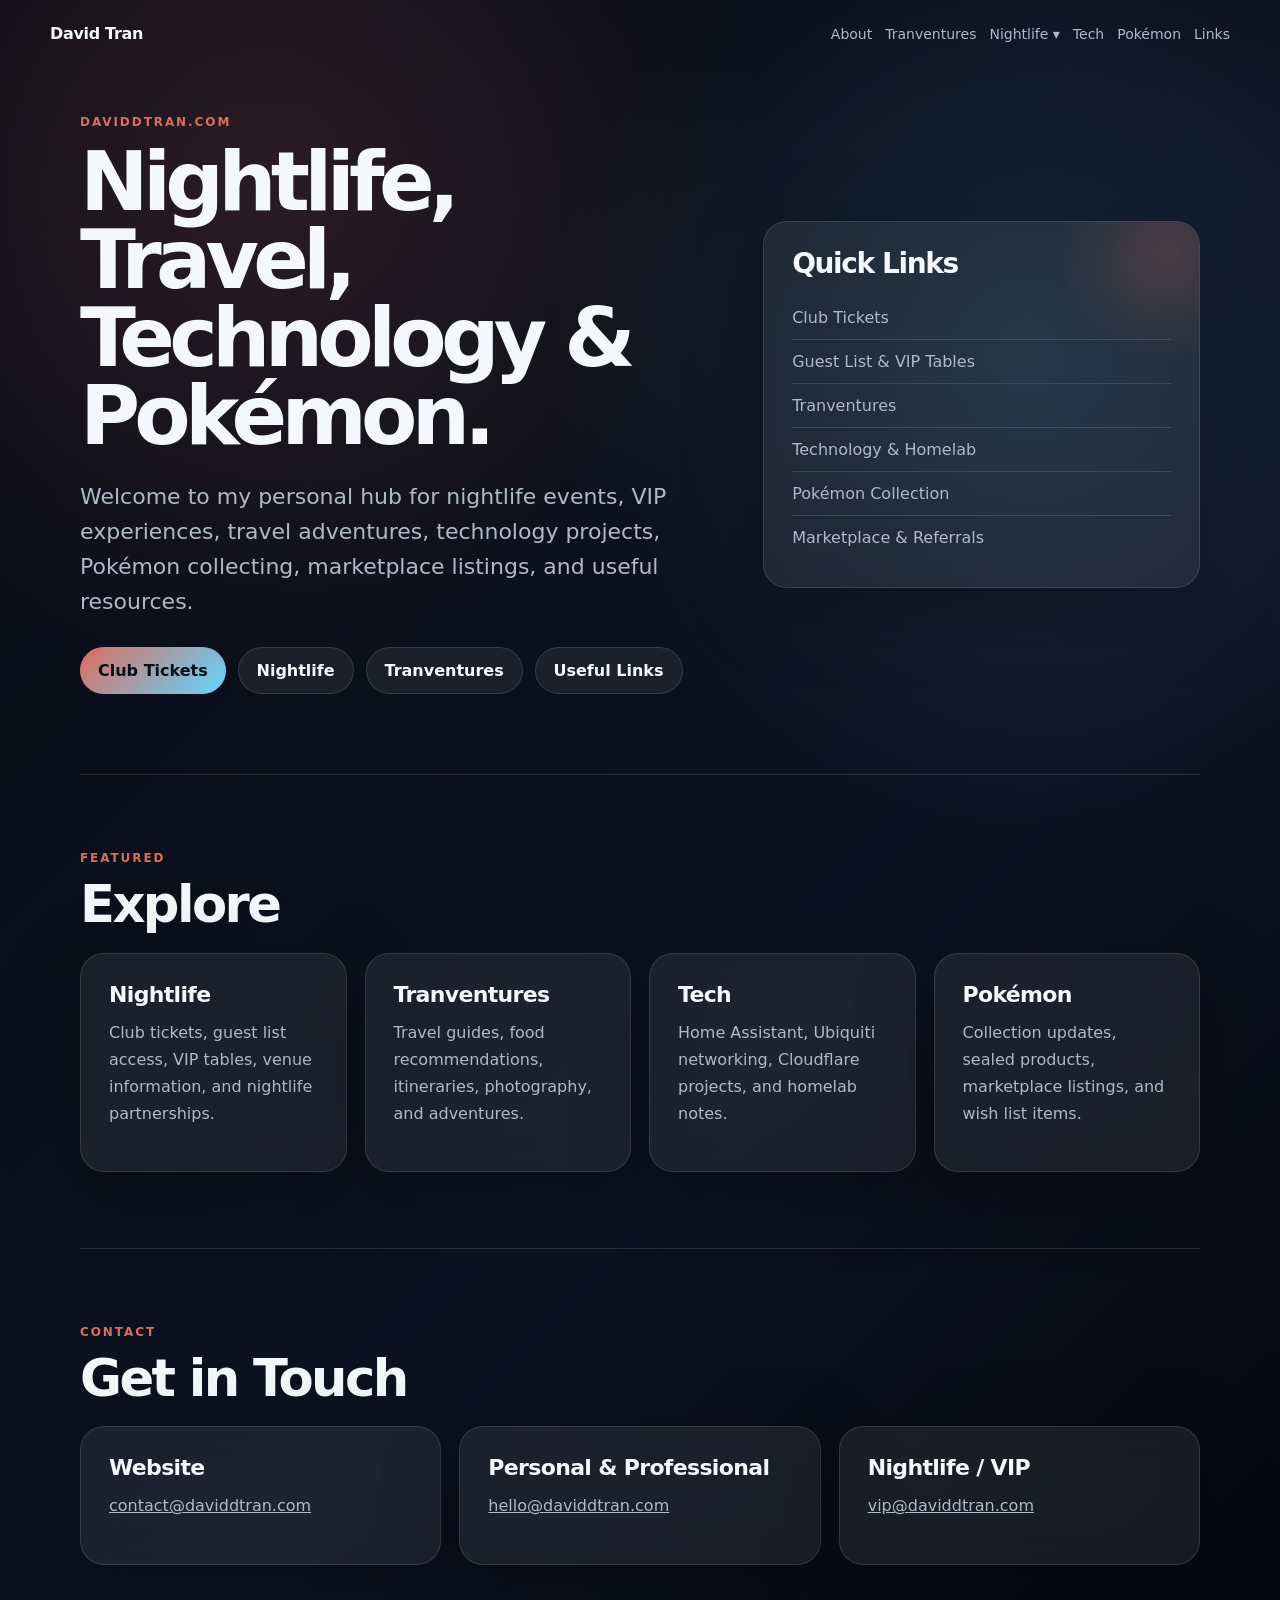
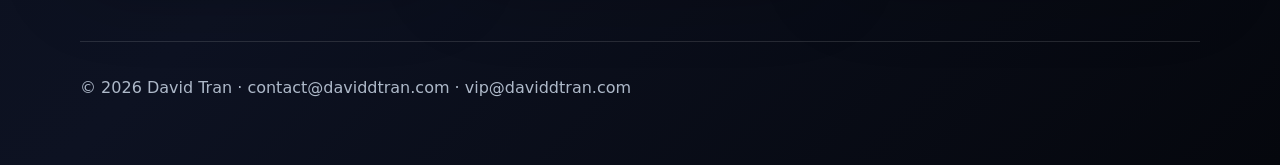
<file: index.html>
<!doctype html>
<html lang="en">
<head>
  <meta charset="utf-8" />
  <meta name="viewport" content="width=device-width, initial-scale=1" />
  <title>David Tran | Nightlife, Travel, Tech & Pokémon</title>
  <meta name="description" content="Personal website of David Tran featuring nightlife events, Tranventures travel content, technology projects, Pokémon collecting, marketplace listings, and referral links." />
  <link rel="stylesheet" href="style.css" />

<link rel="icon" type="image/x-icon" href="favicon.ico">
<link rel="icon" type="image/png" sizes="32x32" href="favicon-32x32.png">
<link rel="icon" type="image/png" sizes="16x16" href="favicon-16x16.png">
<link rel="apple-touch-icon" href="apple-touch-icon.png">
</head>
<body>

  <header class="nav">
    <a class="brand" href="index.html">David Tran</a>

    <nav>
      <a href="about.html">About</a>
      <a href="tranventures.html">Tranventures</a>

      <div class="nav-dropdown">
        <a href="nightlife.html">Nightlife ▾</a>
        <div class="dropdown-menu">
          <a href="nightlife.html">All Nightlife</a>
          <a href="academy-la.html">Academy LA</a>
          <a href="exchange-la.html">Exchange LA</a>
          <a href="time-nightclub.html">Time Nightclub</a>
          <a href="avalon.html">Avalon</a>
          <a href="nova-sd.html">Nova SD</a>
        </div>
      </div>

      <a href="tech.html">Tech</a>
      <a href="pokemon.html">Pokémon</a>
      <a href="links.html">Links</a>
    </nav>
  </header>

  <main>

    <section class="hero">
      <div class="hero-text">

        <p class="eyebrow">daviddtran.com</p>

        <h1>Nightlife, Travel, Technology & Pokémon.</h1>

        <p class="lead">
          Welcome to my personal hub for nightlife events, VIP experiences,
          travel adventures, technology projects, Pokémon collecting,
          marketplace listings, and useful resources.
        </p>

        <div class="actions">

          <a class="button primary"
             href="https://www.tixr.com/promoters/dtran"
             target="_blank"
             rel="noopener">
             Club Tickets
          </a>

          <a class="button" href="nightlife.html">
            Nightlife
          </a>

          <a class="button" href="tranventures.html">
            Tranventures
          </a>

          <a class="button" href="links.html">
            Useful Links
          </a>

        </div>

      </div>

      <div class="hero-card">
        <div class="glow"></div>

        <h2>Quick Links</h2>

        <ul>
          <li>
            <a href="https://www.tixr.com/promoters/dtran"
               target="_blank"
               rel="noopener">
               Club Tickets
            </a>
          </li>

          <li>
            <a href="nightlife.html">
              Guest List & VIP Tables
            </a>
          </li>

          <li>
            <a href="tranventures.html">
              Tranventures
            </a>
          </li>

          <li>
            <a href="tech.html">
              Technology & Homelab
            </a>
          </li>

          <li>
            <a href="pokemon.html">
              Pokémon Collection
            </a>
          </li>

          <li>
            <a href="links.html">
              Marketplace & Referrals
            </a>
          </li>
        </ul>

      </div>
    </section>

    <section class="section">
      <p class="eyebrow">Featured</p>

      <h2>Explore</h2>

      <div class="grid four">

        <a class="card link-card" href="nightlife.html">
          <h3>Nightlife</h3>
          <p>
            Club tickets, guest list access, VIP tables,
            venue information, and nightlife partnerships.
          </p>
        </a>

        <a class="card link-card" href="tranventures.html">
          <h3>Tranventures</h3>
          <p>
            Travel guides, food recommendations,
            itineraries, photography, and adventures.
          </p>
        </a>

        <a class="card link-card" href="tech.html">
          <h3>Tech</h3>
          <p>
            Home Assistant, Ubiquiti networking,
            Cloudflare projects, and homelab notes.
          </p>
        </a>

        <a class="card link-card" href="pokemon.html">
          <h3>Pokémon</h3>
          <p>
            Collection updates, sealed products,
            marketplace listings, and wish list items.
          </p>
        </a>

      </div>
    </section>

    <section class="section">
      <p class="eyebrow">Contact</p>

      <h2>Get in Touch</h2>

      <div class="grid three">

        <article class="card">
          <h3>Website</h3>
          <p>
            <a href="mailto:contact@daviddtran.com">
              contact@daviddtran.com
            </a>
          </p>
        </article>

        <article class="card">
          <h3>Personal & Professional</h3>
          <p>
            <a href="mailto:hello@daviddtran.com">
              hello@daviddtran.com
            </a>
          </p>
        </article>

        <article class="card">
          <h3>Nightlife / VIP</h3>
          <p>
            <a href="mailto:vip@daviddtran.com">
              vip@daviddtran.com
            </a>
          </p>
        </article>

      </div>
    </section>

  </main>

  <footer>
    <p>
      © <span id="year"></span> David Tran ·
      <a href="mailto:contact@daviddtran.com">
        contact@daviddtran.com
      </a>
      ·
      <a href="mailto:vip@daviddtran.com">
        vip@daviddtran.com
      </a>
    </p>
  </footer>

  <script>
    document.getElementById("year").textContent =
      new Date().getFullYear();
  </script>

</body>
</html>
</file>
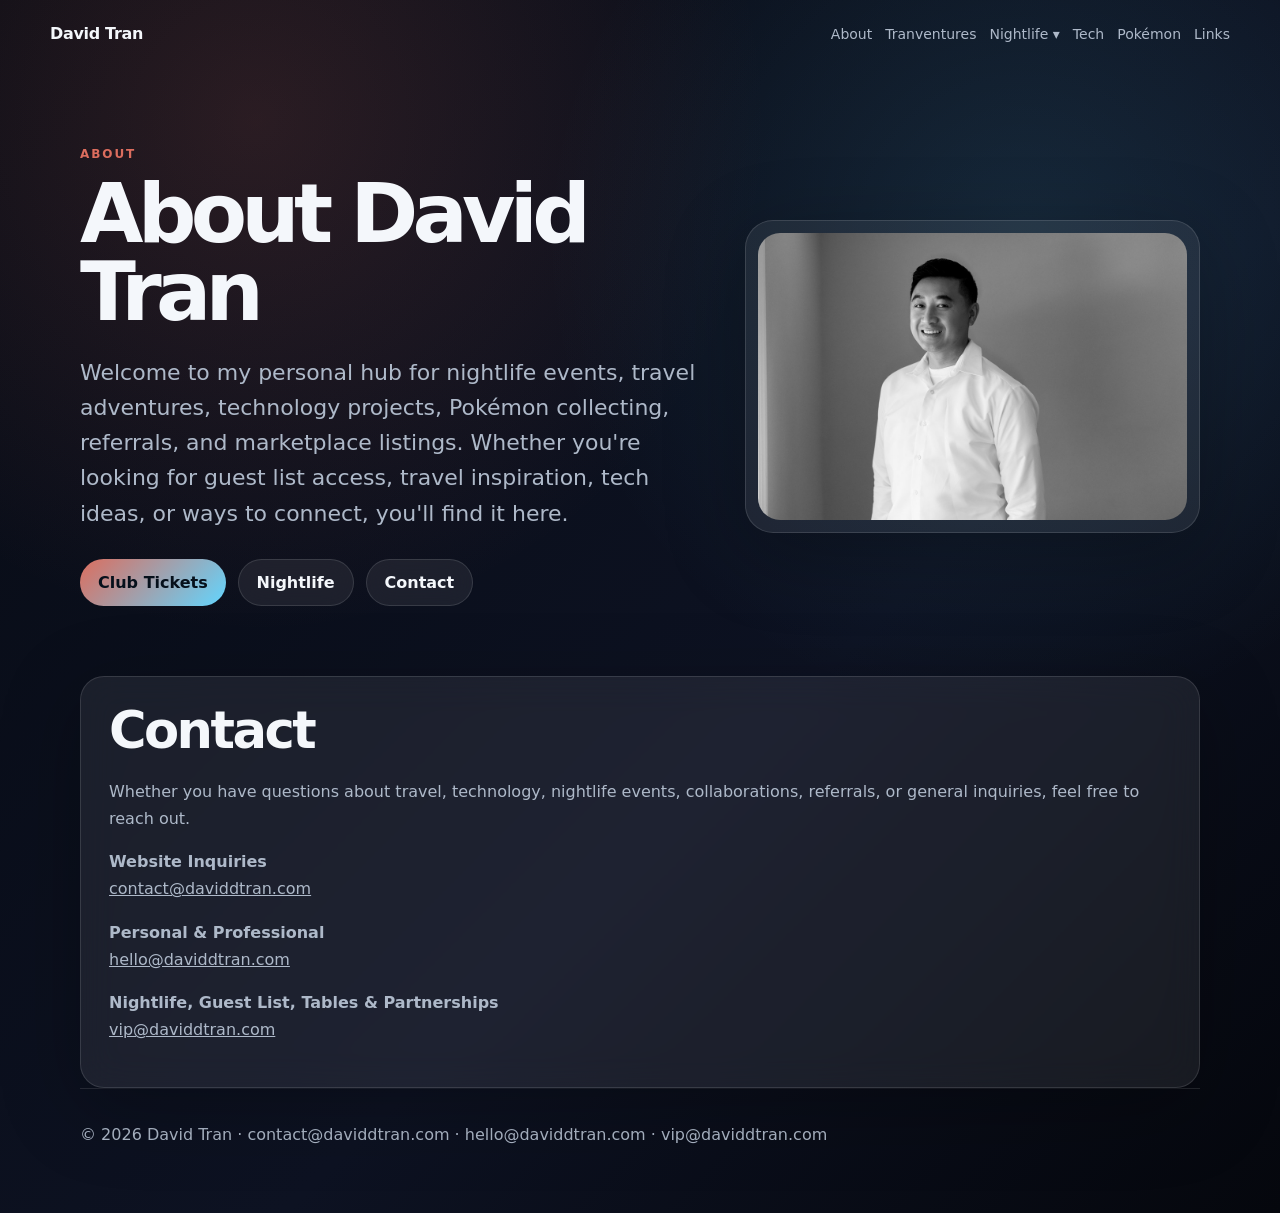
<file: about.html>
<!doctype html>
<html lang="en">
<head>
  <meta charset="utf-8" />
  <meta name="viewport" content="width=device-width, initial-scale=1" />
  <title>About | David Tran</title>
  <meta name="description" content="About David Tran and the site." />
  <link rel="stylesheet" href="style.css" />
  <link rel="icon" type="image/x-icon" href="favicon.ico">
<link rel="icon" type="image/png" sizes="32x32" href="favicon-32x32.png">
<link rel="icon" type="image/png" sizes="16x16" href="favicon-16x16.png">
<link rel="apple-touch-icon" href="apple-touch-icon.png">
</head>
<body>
  <header class="nav">
    <a class="brand" href="index.html">David Tran</a>
    <nav>

      <a href="about.html">About</a>
      <a href="tranventures.html">Tranventures</a>

      <div class="nav-dropdown">
        <a href="nightlife.html">Nightlife ▾</a>
        <div class="dropdown-menu">
          <a href="nightlife.html">All Nightlife</a>
          <a href="academy-la.html">Academy LA</a>
          <a href="exchange-la.html">Exchange LA</a>
          <a href="time-nightclub.html">Time Nightclub</a>
          <a href="avalon.html">Avalon</a>
          <a href="nova-sd.html">Nova SD</a>
        </div>
      </div>

      <a href="tech.html">Tech</a>
      <a href="pokemon.html">Pokémon</a>
      <a href="links.html">Links</a>

    </nav>
  </header>

  <main>

    <section class="about-hero">
      <div>
        <p class="eyebrow">About</p>

        <h1>About David Tran</h1>

        <p class="lead">
          Welcome to my personal hub for nightlife events, travel adventures,
          technology projects, Pokémon collecting, referrals, and marketplace
          listings. Whether you're looking for guest list access, travel
          inspiration, tech ideas, or ways to connect, you'll find it here.
        </p>

        <div class="actions">
          <a class="button primary"
             href="https://www.tixr.com/promoters/dtran"
             target="_blank"
             rel="noopener">
             Club Tickets
          </a>

          <a class="button" href="nightlife.html">
            Nightlife
          </a>

          <a class="button" href="#contact">
            Contact
          </a>
        </div>
      </div>

      <div class="portrait-card">
        <img src="assets/headshot.jpg" alt="David Tran portrait">
      </div>
    </section>

    <section id="contact" class="card">
      <h2>Contact</h2>

      <p>
        Whether you have questions about travel, technology, nightlife events,
        collaborations, referrals, or general inquiries, feel free to reach out.
      </p>

      <p>
        <strong>Website Inquiries</strong><br>
        <a href="mailto:contact@daviddtran.com">
          contact@daviddtran.com
        </a>
      </p>

      <p>
        <strong>Personal & Professional</strong><br>
        <a href="mailto:hello@daviddtran.com">
          hello@daviddtran.com
        </a>
      </p>

      <p>
        <strong>Nightlife, Guest List, Tables & Partnerships</strong><br>
        <a href="mailto:vip@daviddtran.com">
          vip@daviddtran.com
        </a>
      </p>
    </section>

  </main>

  <footer>
    <p>
      © <span id="year"></span> David Tran ·
      <a href="mailto:contact@daviddtran.com">
        contact@daviddtran.com
      </a>
      ·
      <a href="mailto:hello@daviddtran.com">
        hello@daviddtran.com
      </a>
      ·
      <a href="mailto:vip@daviddtran.com">
        vip@daviddtran.com
      </a>
    </p>
  </footer>

  <script>
    document.getElementById("year").textContent = new Date().getFullYear();
  </script>
</body>
</html>
</file>
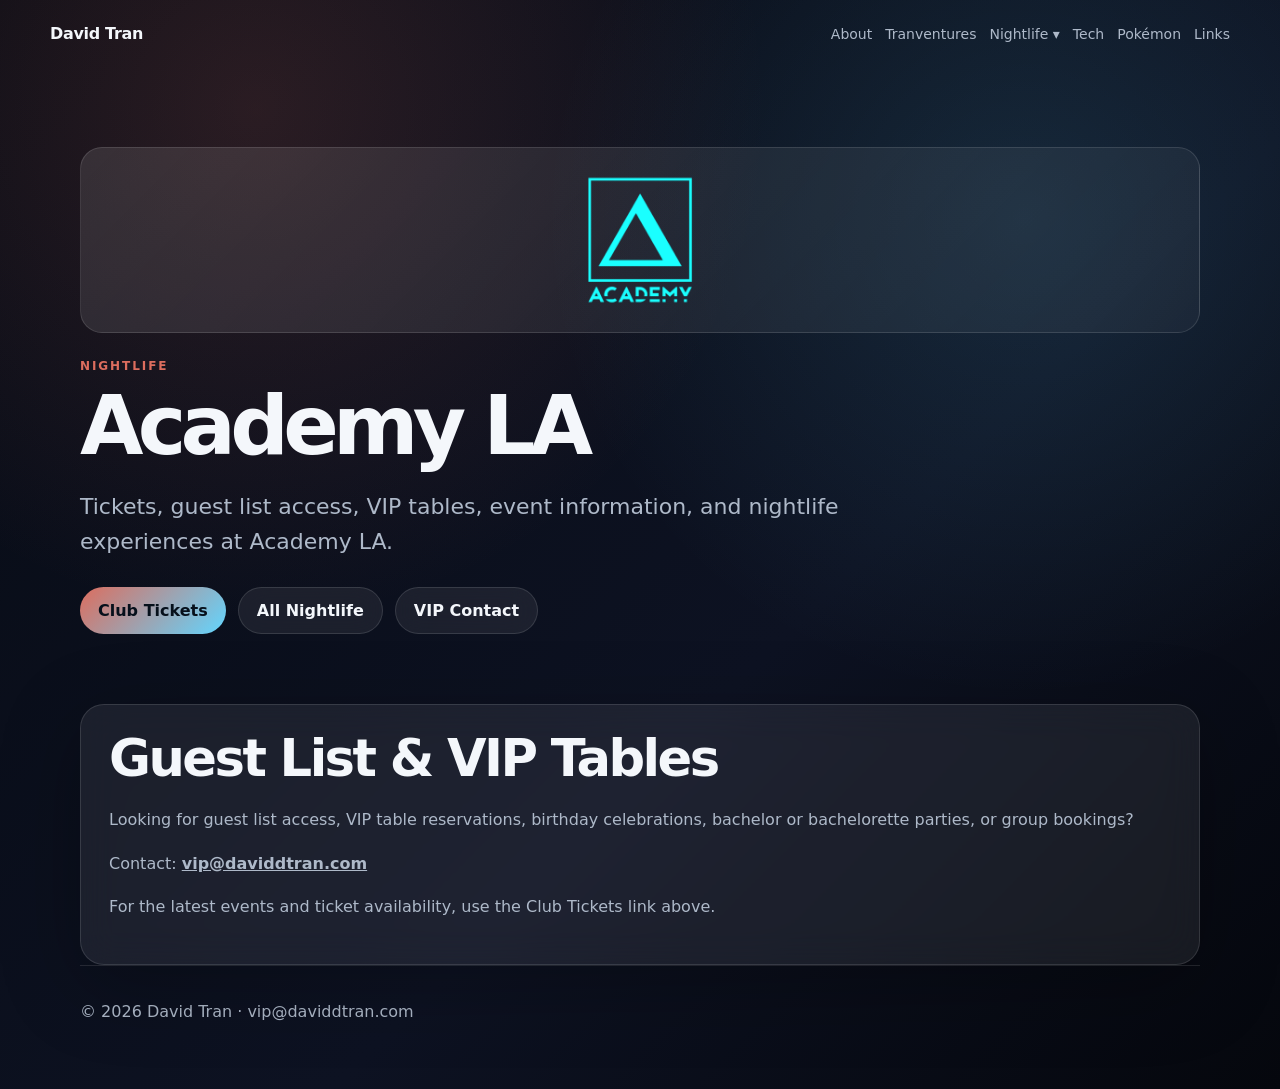
<file: academy-la.html>
<!doctype html>
<html lang="en">
<head>
  <meta charset="utf-8" />
  <meta name="viewport" content="width=device-width, initial-scale=1" />
  <title>Academy LA | David Tran</title>
  <meta name="description" content="Academy LA tickets, guest list, VIP tables, and event information." />
  <link rel="stylesheet" href="style.css" />
  <link rel="icon" type="image/x-icon" href="favicon.ico">
<link rel="icon" type="image/png" sizes="32x32" href="favicon-32x32.png">
<link rel="icon" type="image/png" sizes="16x16" href="favicon-16x16.png">
<link rel="apple-touch-icon" href="apple-touch-icon.png">
</head>
<body>
  <header class="nav">
    <a class="brand" href="index.html">David Tran</a>
    <nav>

      <a href="about.html">About</a>
      <a href="tranventures.html">Tranventures</a>

      <div class="nav-dropdown">
        <a href="nightlife.html">Nightlife ▾</a>
        <div class="dropdown-menu">
          <a href="nightlife.html">All Nightlife</a>
          <a href="academy-la.html">Academy LA</a>
          <a href="exchange-la.html">Exchange LA</a>
          <a href="time-nightclub.html">Time Nightclub</a>
          <a href="avalon.html">Avalon</a>
          <a href="nova-sd.html">Nova SD</a>
        </div>
      </div>

      <a href="tech.html">Tech</a>
      <a href="pokemon.html">Pokémon</a>
      <a href="links.html">Links</a>

    </nav>
  </header>

  <main>

    <section class="page-hero">
      <div class="logo-panel">
        <img class="venue-img" src="assets/academy-logo.png" alt="Academy LA logo">
      </div>

      <p class="eyebrow">Nightlife</p>

      <h1>Academy LA</h1>

      <p class="lead">
        Tickets, guest list access, VIP tables, event information, and nightlife experiences at Academy LA.
      </p>

      <div class="actions">
        <a class="button primary"
           href="https://www.tixr.com/promoters/dtran"
           target="_blank"
           rel="noopener">
           Club Tickets
        </a>

        <a class="button" href="nightlife.html">
          All Nightlife
        </a>

        <a class="button" href="#vip-contact">
          VIP Contact
        </a>
      </div>
    </section>

    <section id="vip-contact" class="card">
      <h2>Guest List & VIP Tables</h2>

      <p>
        Looking for guest list access, VIP table reservations, birthday celebrations,
        bachelor or bachelorette parties, or group bookings?
      </p>

      <p>
        Contact:
        <strong>
          <a href="mailto:vip@daviddtran.com">
            vip@daviddtran.com
          </a>
        </strong>
      </p>

      <p>
        For the latest events and ticket availability, use the Club Tickets link above.
      </p>
    </section>

  </main>

  <footer>
    <p>
      © <span id="year"></span> David Tran ·
      <a href="mailto:vip@daviddtran.com">vip@daviddtran.com</a>
    </p>
  </footer>

  <script>
    document.getElementById("year").textContent = new Date().getFullYear();
  </script>

</body>
</html>
</file>
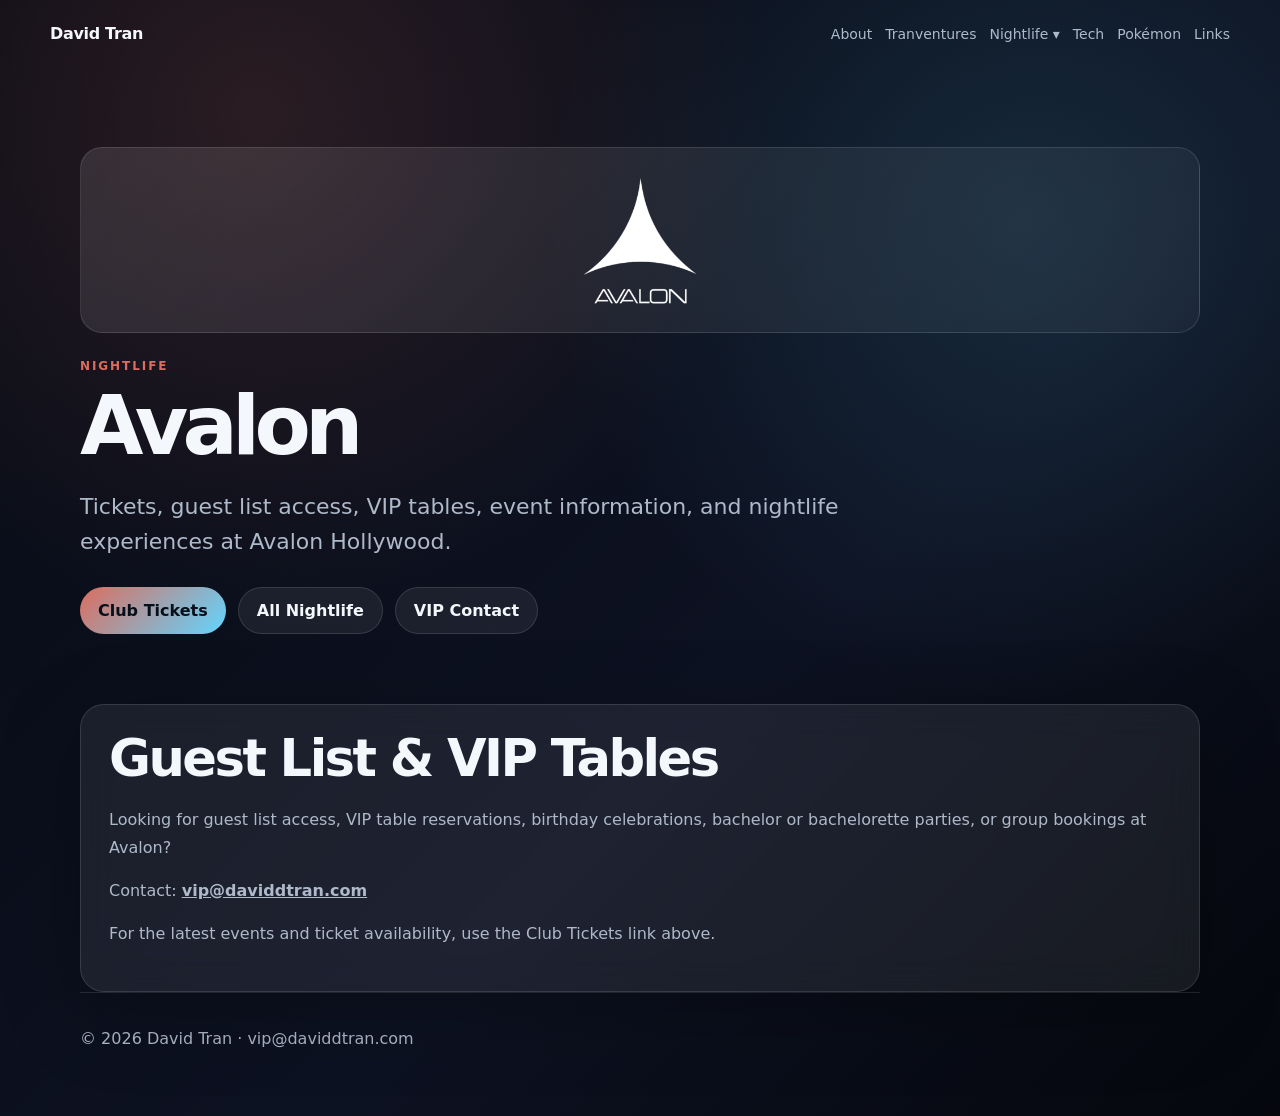
<file: avalon.html>
<!doctype html>
<html lang="en">
<head>
  <meta charset="utf-8" />
  <meta name="viewport" content="width=device-width, initial-scale=1" />
  <title>Avalon | David Tran</title>
  <meta name="description" content="Avalon Hollywood tickets, guest list, VIP tables, and event information." />
  <link rel="stylesheet" href="style.css" />
  <link rel="icon" type="image/x-icon" href="favicon.ico">
<link rel="icon" type="image/png" sizes="32x32" href="favicon-32x32.png">
<link rel="icon" type="image/png" sizes="16x16" href="favicon-16x16.png">
<link rel="apple-touch-icon" href="apple-touch-icon.png">
</head>
<body>
  <header class="nav">
    <a class="brand" href="index.html">David Tran</a>
    <nav>

      <a href="about.html">About</a>
      <a href="tranventures.html">Tranventures</a>

      <div class="nav-dropdown">
        <a href="nightlife.html">Nightlife ▾</a>
        <div class="dropdown-menu">
          <a href="nightlife.html">All Nightlife</a>
          <a href="academy-la.html">Academy LA</a>
          <a href="exchange-la.html">Exchange LA</a>
          <a href="time-nightclub.html">Time Nightclub</a>
          <a href="avalon.html">Avalon</a>
          <a href="nova-sd.html">Nova SD</a>
        </div>
      </div>

      <a href="tech.html">Tech</a>
      <a href="pokemon.html">Pokémon</a>
      <a href="links.html">Links</a>

    </nav>
  </header>

  <main>

    <section class="page-hero">
      <div class="logo-panel">
        <img class="venue-img" src="assets/avalon-logo.png" alt="Avalon logo">
      </div>

      <p class="eyebrow">Nightlife</p>

      <h1>Avalon</h1>

      <p class="lead">
        Tickets, guest list access, VIP tables, event information, and nightlife experiences at Avalon Hollywood.
      </p>

      <div class="actions">
        <a class="button primary"
           href="https://www.tixr.com/promoters/dtran"
           target="_blank"
           rel="noopener">
           Club Tickets
        </a>

        <a class="button" href="nightlife.html">
          All Nightlife
        </a>

        <a class="button" href="#vip-contact">
          VIP Contact
        </a>
      </div>
    </section>

    <section id="vip-contact" class="card">
      <h2>Guest List & VIP Tables</h2>

      <p>
        Looking for guest list access, VIP table reservations, birthday celebrations,
        bachelor or bachelorette parties, or group bookings at Avalon?
      </p>

      <p>
        Contact:
        <strong>
          <a href="mailto:vip@daviddtran.com">
            vip@daviddtran.com
          </a>
        </strong>
      </p>

      <p>
        For the latest events and ticket availability, use the Club Tickets link above.
      </p>
    </section>

  </main>

  <footer>
    <p>
      © <span id="year"></span> David Tran ·
      <a href="mailto:vip@daviddtran.com">vip@daviddtran.com</a>
    </p>
  </footer>

  <script>
    document.getElementById("year").textContent = new Date().getFullYear();
  </script>

</body>
</html>
</file>
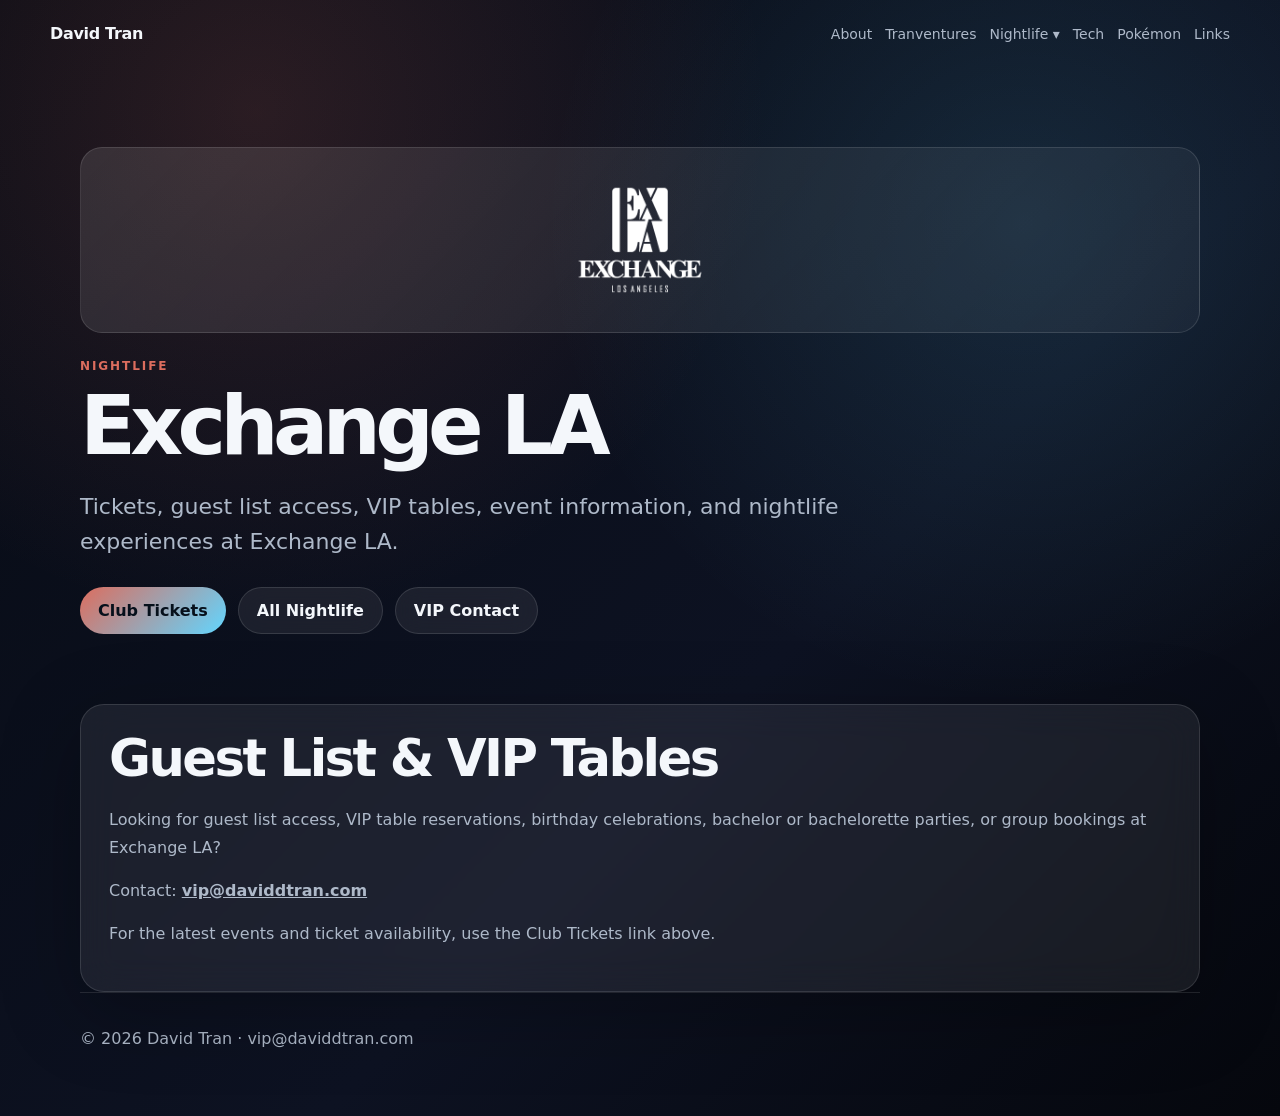
<file: exchange-la.html>
<!doctype html>
<html lang="en">
<head>
  <meta charset="utf-8" />
  <meta name="viewport" content="width=device-width, initial-scale=1" />
  <title>Exchange LA | David Tran</title>
  <meta name="description" content="Exchange LA tickets, guest list, VIP tables, and event information." />
  <link rel="stylesheet" href="style.css" />
  <link rel="icon" type="image/x-icon" href="favicon.ico">
<link rel="icon" type="image/png" sizes="32x32" href="favicon-32x32.png">
<link rel="icon" type="image/png" sizes="16x16" href="favicon-16x16.png">
<link rel="apple-touch-icon" href="apple-touch-icon.png">
</head>
<body>
  <header class="nav">
    <a class="brand" href="index.html">David Tran</a>
    <nav>

      <a href="about.html">About</a>
      <a href="tranventures.html">Tranventures</a>

      <div class="nav-dropdown">
        <a href="nightlife.html">Nightlife ▾</a>
        <div class="dropdown-menu">
          <a href="nightlife.html">All Nightlife</a>
          <a href="academy-la.html">Academy LA</a>
          <a href="exchange-la.html">Exchange LA</a>
          <a href="time-nightclub.html">Time Nightclub</a>
          <a href="avalon.html">Avalon</a>
          <a href="nova-sd.html">Nova SD</a>
        </div>
      </div>

      <a href="tech.html">Tech</a>
      <a href="pokemon.html">Pokémon</a>
      <a href="links.html">Links</a>

    </nav>
  </header>

  <main>

    <section class="page-hero">
      <div class="logo-panel">
        <img class="venue-img" src="assets/exchange-logo.png" alt="Exchange LA logo">
      </div>

      <p class="eyebrow">Nightlife</p>

      <h1>Exchange LA</h1>

      <p class="lead">
        Tickets, guest list access, VIP tables, event information, and nightlife experiences at Exchange LA.
      </p>

      <div class="actions">
        <a class="button primary"
           href="https://www.tixr.com/promoters/dtran"
           target="_blank"
           rel="noopener">
           Club Tickets
        </a>

        <a class="button" href="nightlife.html">
          All Nightlife
        </a>

        <a class="button" href="#vip-contact">
          VIP Contact
        </a>
      </div>
    </section>

    <section id="vip-contact" class="card">
      <h2>Guest List & VIP Tables</h2>

      <p>
        Looking for guest list access, VIP table reservations, birthday celebrations,
        bachelor or bachelorette parties, or group bookings at Exchange LA?
      </p>

      <p>
        Contact:
        <strong>
          <a href="mailto:vip@daviddtran.com">
            vip@daviddtran.com
          </a>
        </strong>
      </p>

      <p>
        For the latest events and ticket availability, use the Club Tickets link above.
      </p>
    </section>

  </main>

  <footer>
    <p>
      © <span id="year"></span> David Tran ·
      <a href="mailto:vip@daviddtran.com">vip@daviddtran.com</a>
    </p>
  </footer>

  <script>
    document.getElementById("year").textContent = new Date().getFullYear();
  </script>

</body>
</html>
</file>
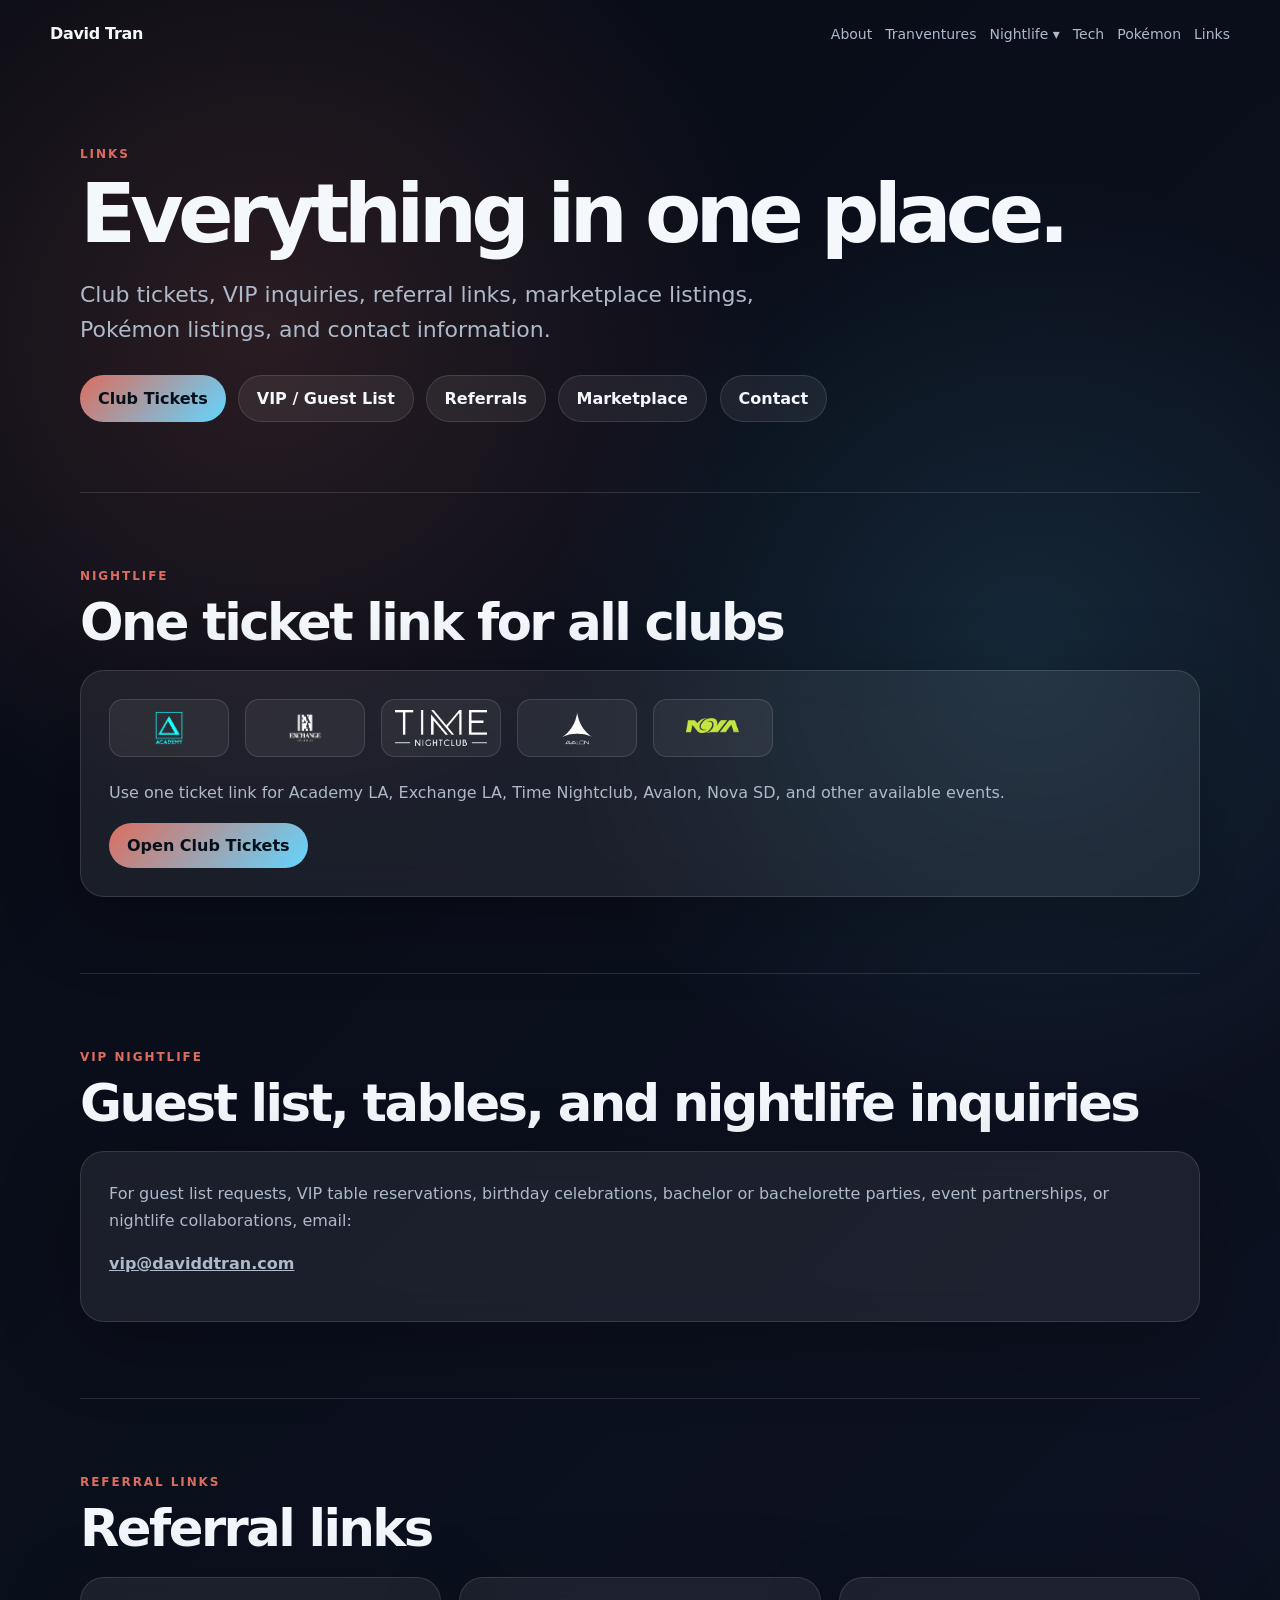
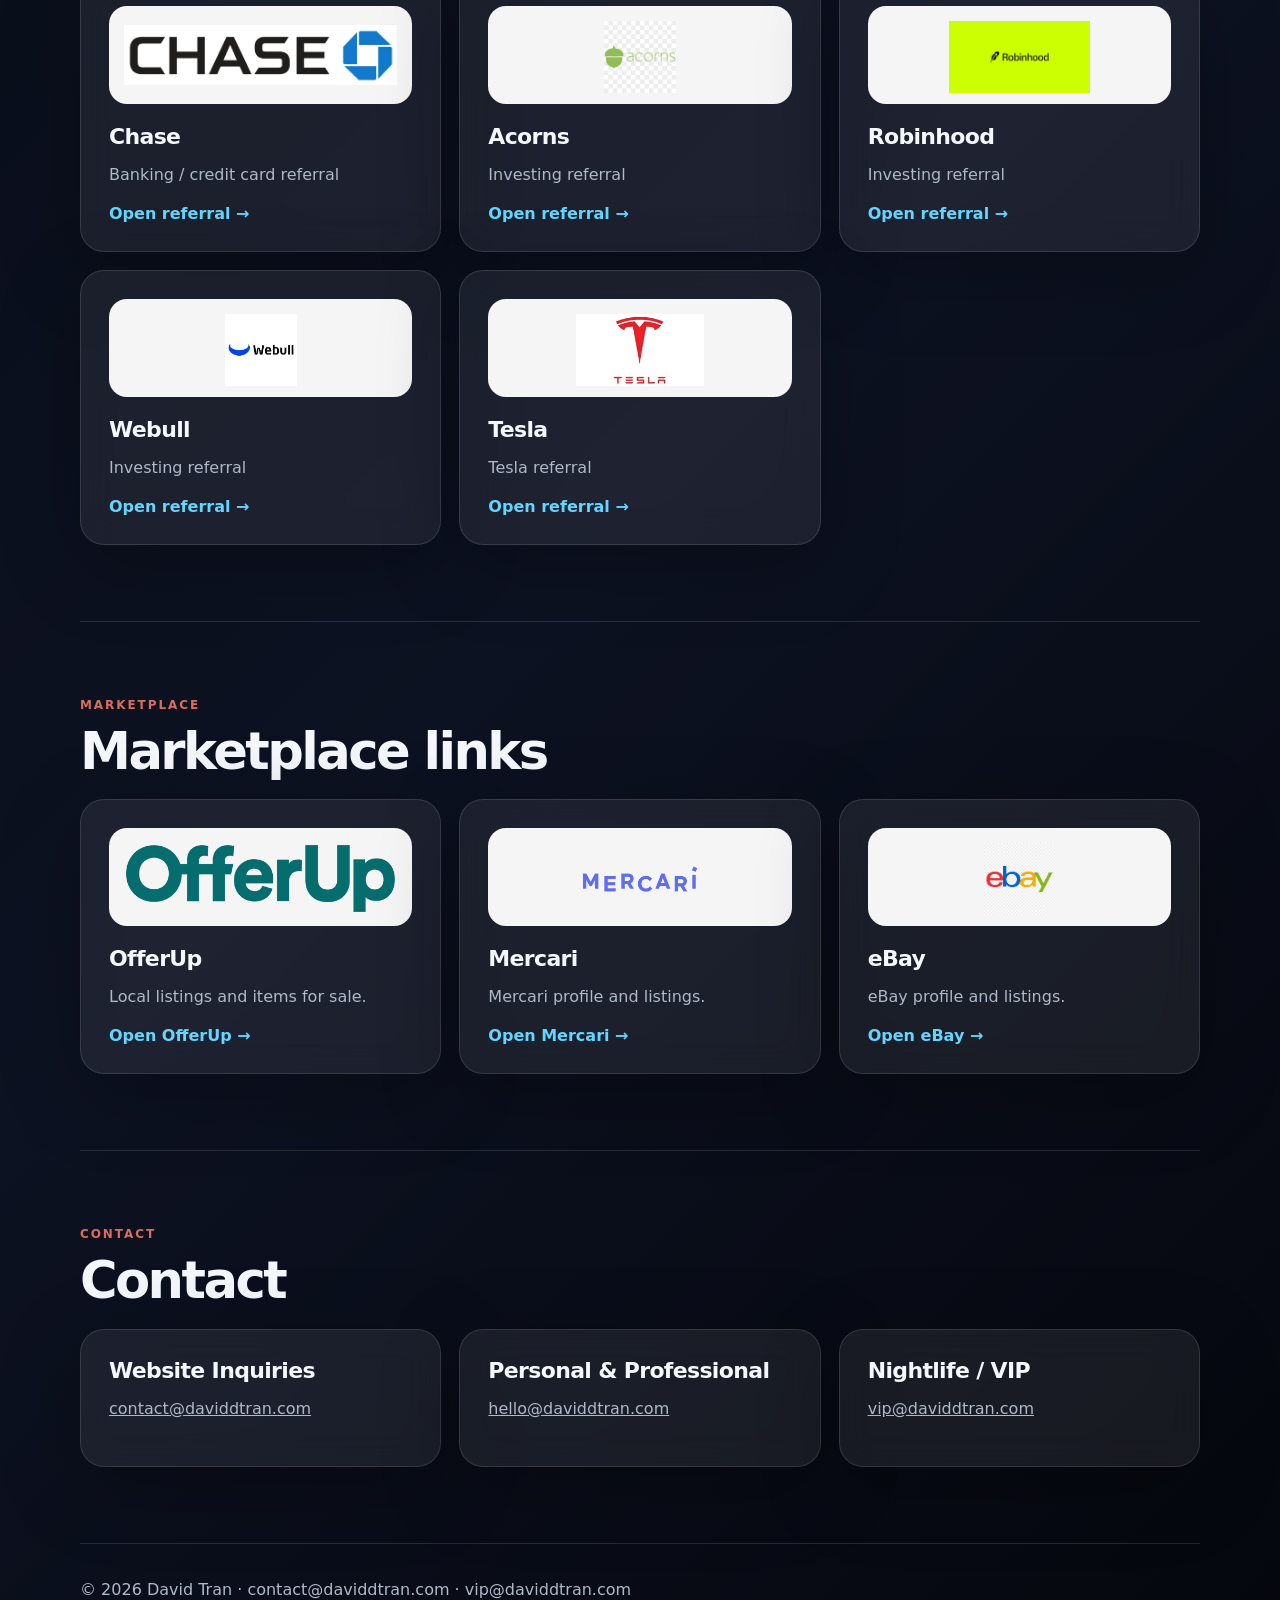
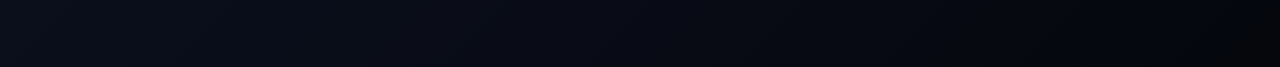
<file: links.html>
<!doctype html>
<html lang="en">
<head>
  <meta charset="utf-8" />
  <meta name="viewport" content="width=device-width, initial-scale=1" />
  <title>Links | David Tran</title>
  <meta name="description" content="Club tickets, referral links, marketplace links, and contact information." />
  <link rel="stylesheet" href="style.css" />
  <link rel="icon" type="image/x-icon" href="favicon.ico">
<link rel="icon" type="image/png" sizes="32x32" href="favicon-32x32.png">
<link rel="icon" type="image/png" sizes="16x16" href="favicon-16x16.png">
<link rel="apple-touch-icon" href="apple-touch-icon.png">
</head>
<body>
  <header class="nav">
    <a class="brand" href="index.html">David Tran</a>
    <nav>

      <a href="about.html">About</a>
      <a href="tranventures.html">Tranventures</a>

      <div class="nav-dropdown">
        <a href="nightlife.html">Nightlife ▾</a>
        <div class="dropdown-menu">
          <a href="nightlife.html">All Nightlife</a>
          <a href="academy-la.html">Academy LA</a>
          <a href="exchange-la.html">Exchange LA</a>
          <a href="time-nightclub.html">Time Nightclub</a>
          <a href="avalon.html">Avalon</a>
          <a href="nova-sd.html">Nova SD</a>
        </div>
      </div>

      <a href="tech.html">Tech</a>
      <a href="pokemon.html">Pokémon</a>
      <a href="links.html">Links</a>

    </nav>
  </header>

  <main>

    <section class="page-hero">
      <p class="eyebrow">Links</p>

      <h1>Everything in one place.</h1>

      <p class="lead">
        Club tickets, VIP inquiries, referral links, marketplace listings,
        Pokémon listings, and contact information.
      </p>

      <div class="actions">
        <a class="button primary"
           href="https://www.tixr.com/promoters/dtran"
           target="_blank"
           rel="noopener">
           Club Tickets
        </a>

        <a class="button" href="#vip">
          VIP / Guest List
        </a>

        <a class="button" href="#referrals">
          Referrals
        </a>

        <a class="button" href="#marketplace">
          Marketplace
        </a>

        <a class="button" href="#contact">
          Contact
        </a>
      </div>
    </section>

    <section id="club-tickets" class="section">
      <p class="eyebrow">Nightlife</p>
      <h2>One ticket link for all clubs</h2>

      <div class="ticket-panel">
        <div class="club-logo-row">
          <img class="club-mini-logo" src="assets/academy-logo.png" alt="Academy LA logo">
          <img class="club-mini-logo" src="assets/exchange-logo.png" alt="Exchange LA logo">
          <img class="club-mini-logo" src="assets/time-logo.png" alt="Time Nightclub logo">
          <img class="club-mini-logo" src="assets/avalon-logo.png" alt="Avalon logo">
          <img class="club-mini-logo" src="assets/nova-logo.png" alt="Nova SD logo">
        </div>

        <p>
          Use one ticket link for Academy LA, Exchange LA, Time Nightclub,
          Avalon, Nova SD, and other available events.
        </p>

        <a class="button primary"
           href="https://www.tixr.com/promoters/dtran"
           target="_blank"
           rel="noopener">
           Open Club Tickets
        </a>
      </div>
    </section>

    <section id="vip" class="section">
      <p class="eyebrow">VIP Nightlife</p>
      <h2>Guest list, tables, and nightlife inquiries</h2>

      <div class="card">
        <p>
          For guest list requests, VIP table reservations, birthday celebrations,
          bachelor or bachelorette parties, event partnerships, or nightlife
          collaborations, email:
        </p>

        <p>
          <strong>
            <a href="mailto:vip@daviddtran.com">
              vip@daviddtran.com
            </a>
          </strong>
        </p>
      </div>
    </section>

    <section id="referrals" class="section">
      <p class="eyebrow">Referral Links</p>
      <h2>Referral links</h2>

      <div class="grid three">
        <article class="card referral-card">
          <div class="brand-logo-panel">
            <img src="assets/chase-logo.jpg" alt="Chase logo">
          </div>
          <h3>Chase</h3>
          <p>Banking / credit card referral</p>
          <a class="inline-link"
             href="https://e.chase.com/T/v60000017d5280006fbe955ff4bbe5cfc0/318330a9c888494a0000021ef3a0bcc2/318330a9-c888-494a-a851-45aa1787ca45?__F__=v0fUYvjHMDjRPMSh3tviDHXIoXcPxvDgUUCCPvXMWoX_0JoZLAZABQF5mpMDVYup6cUHCziGgRJ2s2PlL0RJkYfJimc-eMP3eQE_aqKgsfrscFLmjwNbDvNUoW"
             target="_blank"
             rel="noopener">
             Open referral →
          </a>
        </article>

        <article class="card referral-card">
          <div class="brand-logo-panel">
            <img src="assets/acorns-logo.jpg" alt="Acorns logo">
          </div>
          <h3>Acorns</h3>
          <p>Investing referral</p>
          <a class="inline-link"
             href="https://acorns.com/invite/B832AK"
             target="_blank"
             rel="noopener">
             Open referral →
          </a>
        </article>

        <article class="card referral-card">
          <div class="brand-logo-panel">
            <img src="assets/robinhood-logo.webp" alt="Robinhood logo">
          </div>
          <h3>Robinhood</h3>
          <p>Investing referral</p>
          <a class="inline-link"
             href="https://join.robinhood.com/davidt1020"
             target="_blank"
             rel="noopener">
             Open referral →
          </a>
        </article>

        <article class="card referral-card">
          <div class="brand-logo-panel">
            <img src="assets/webull-logo.webp" alt="Webull logo">
          </div>
          <h3>Webull</h3>
          <p>Investing referral</p>
          <a class="inline-link"
             href="https://act.webull.com/vt/mkQnbRpZksHz/mrj/inviteUs/"
             target="_blank"
             rel="noopener">
             Open referral →
          </a>
        </article>

        <article class="card referral-card">
          <div class="brand-logo-panel">
            <img src="assets/tesla-logo.webp" alt="Tesla logo">
          </div>
          <h3>Tesla</h3>
          <p>Tesla referral</p>
          <a class="inline-link"
             href="https://ts.la/david59063"
             target="_blank"
             rel="noopener">
             Open referral →
          </a>
        </article>
      </div>
    </section>

    <section id="marketplace" class="section">
      <p class="eyebrow">Marketplace</p>
      <h2>Marketplace links</h2>

      <div class="grid three">

        <article class="card marketplace-card">
          <div class="brand-logo-panel">
            <img src="assets/offerup-logo.png" alt="OfferUp logo">
          </div>
          <h3>OfferUp</h3>
          <p>Local listings and items for sale.</p>
          <a class="inline-link"
             href="https://offerup.com/p/6666890"
             target="_blank"
             rel="noopener">
             Open OfferUp →
          </a>
        </article>

        <article class="card marketplace-card">
          <div class="brand-logo-panel">
            <img src="assets/mercari-logo.png" alt="Mercari logo">
          </div>
          <h3>Mercari</h3>
          <p>Mercari profile and listings.</p>
          <a class="inline-link"
             href="https://www.mercari.com/u/user948293079/"
             target="_blank"
             rel="noopener">
             Open Mercari →
          </a>
        </article>

        <article class="card marketplace-card">
          <div class="brand-logo-panel">
            <img src="assets/ebay-logo.png" alt="eBay logo">
          </div>
          <h3>eBay</h3>
          <p>eBay profile and listings.</p>
          <a class="inline-link"
             href="https://www.ebay.com/usr/ddtl16"
             target="_blank"
             rel="noopener">
             Open eBay →
          </a>
        </article>

      </div>
    </section>

    <section id="contact" class="section">
      <p class="eyebrow">Contact</p>
      <h2>Contact</h2>

      <div class="grid three">
        <article class="card">
          <h3>Website Inquiries</h3>
          <p>
            <a href="mailto:contact@daviddtran.com">
              contact@daviddtran.com
            </a>
          </p>
        </article>

        <article class="card">
          <h3>Personal & Professional</h3>
          <p>
            <a href="mailto:hello@daviddtran.com">
              hello@daviddtran.com
            </a>
          </p>
        </article>

        <article class="card">
          <h3>Nightlife / VIP</h3>
          <p>
            <a href="mailto:vip@daviddtran.com">
              vip@daviddtran.com
            </a>
          </p>
        </article>
      </div>
    </section>

  </main>

  <footer>
    <p>
      © <span id="year"></span> David Tran ·
      <a href="mailto:contact@daviddtran.com">contact@daviddtran.com</a>
      ·
      <a href="mailto:vip@daviddtran.com">vip@daviddtran.com</a>
    </p>
  </footer>

  <script>
    document.getElementById("year").textContent =
      new Date().getFullYear();
  </script>

</body>
</html>
</file>
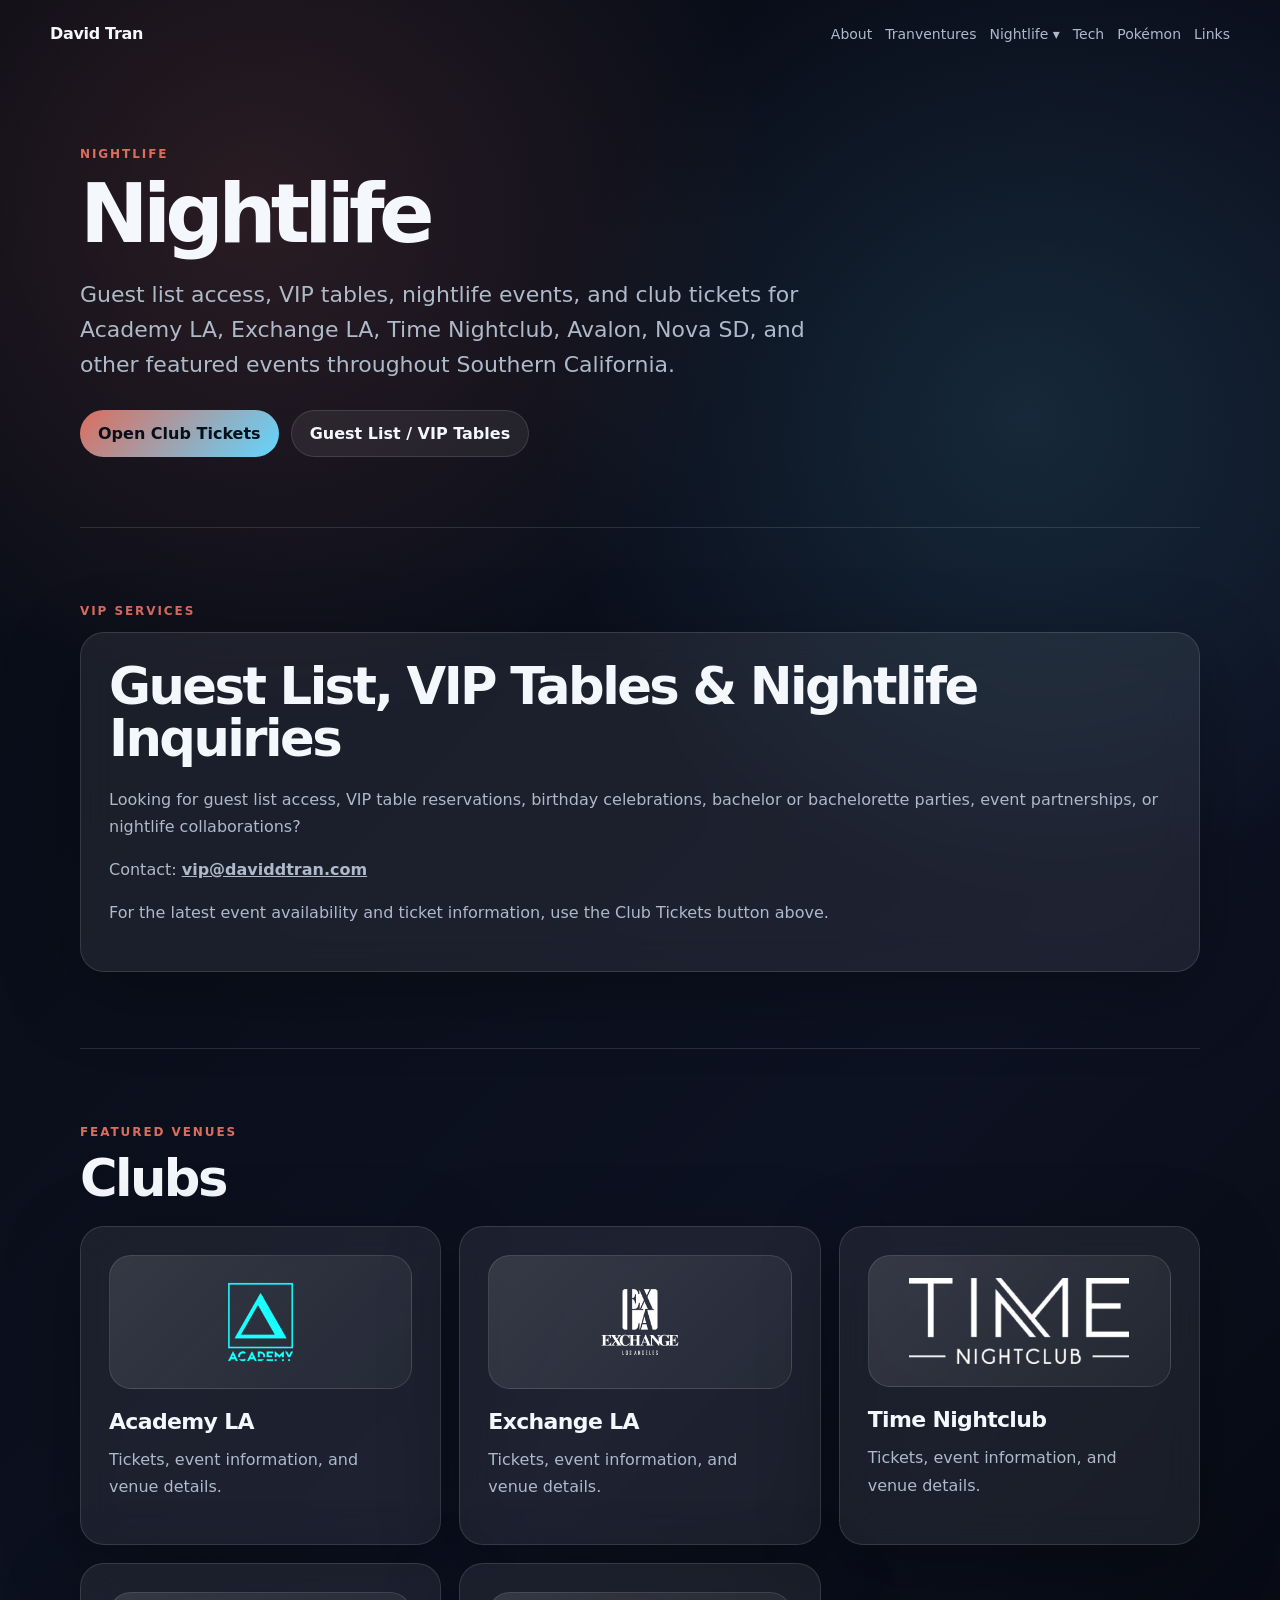
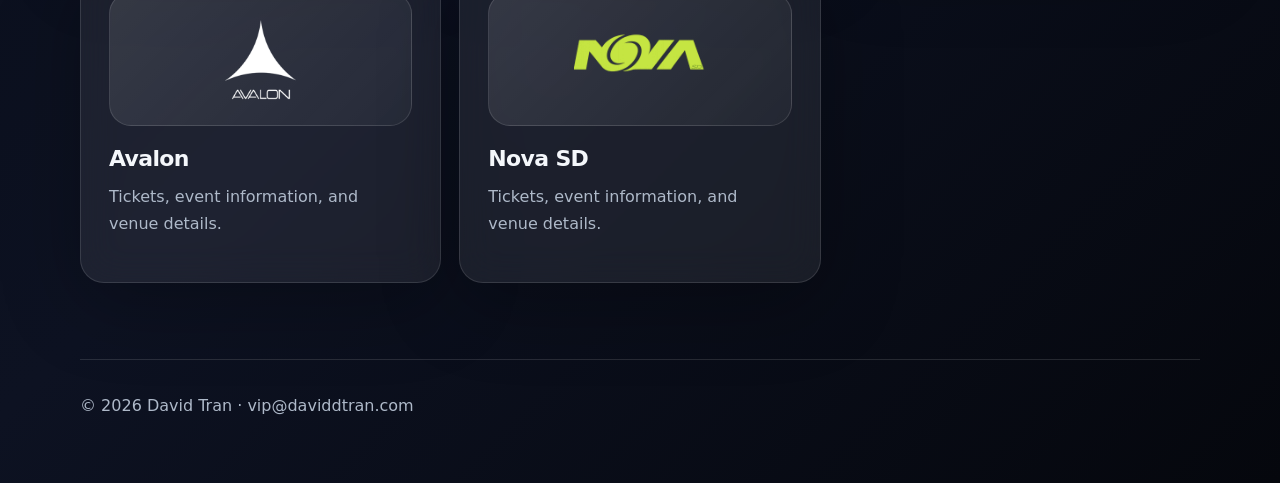
<file: nightlife.html>
<!doctype html>
<html lang="en">
<head>
  <meta charset="utf-8" />
  <meta name="viewport" content="width=device-width, initial-scale=1" />
  <title>Nightlife | David Tran</title>
  <meta name="description" content="Guest list, VIP tables, nightlife events, and club tickets for Academy LA, Exchange LA, Time Nightclub, Avalon, Nova SD, and more." />
  <link rel="stylesheet" href="style.css" />
  <link rel="icon" type="image/x-icon" href="favicon.ico">
<link rel="icon" type="image/png" sizes="32x32" href="favicon-32x32.png">
<link rel="icon" type="image/png" sizes="16x16" href="favicon-16x16.png">
<link rel="apple-touch-icon" href="apple-touch-icon.png">
</head>
<body>

  <header class="nav">
    <a class="brand" href="index.html">David Tran</a>

    <nav>
      <a href="about.html">About</a>
      <a href="tranventures.html">Tranventures</a>

      <div class="nav-dropdown">
        <a href="nightlife.html">Nightlife ▾</a>
        <div class="dropdown-menu">
          <a href="nightlife.html">All Nightlife</a>
          <a href="academy-la.html">Academy LA</a>
          <a href="exchange-la.html">Exchange LA</a>
          <a href="time-nightclub.html">Time Nightclub</a>
          <a href="avalon.html">Avalon</a>
          <a href="nova-sd.html">Nova SD</a>
        </div>
      </div>

      <a href="tech.html">Tech</a>
      <a href="pokemon.html">Pokémon</a>
      <a href="links.html">Links</a>
    </nav>
  </header>

  <main>

    <section class="page-hero">
      <p class="eyebrow">Nightlife</p>

      <h1>Nightlife</h1>

      <p class="lead">
        Guest list access, VIP tables, nightlife events, and club tickets for
        Academy LA, Exchange LA, Time Nightclub, Avalon, Nova SD, and other
        featured events throughout Southern California.
      </p>

      <div class="actions">
        <a class="button primary"
           href="https://www.tixr.com/promoters/dtran"
           target="_blank"
           rel="noopener">
           Open Club Tickets
        </a>

        <a class="button" href="#vip-contact">
          Guest List / VIP Tables
        </a>
      </div>
    </section>

    <section id="vip-contact" class="section">

      <p class="eyebrow">VIP Services</p>

      <div class="card">
        <h2>Guest List, VIP Tables & Nightlife Inquiries</h2>

        <p>
          Looking for guest list access, VIP table reservations,
          birthday celebrations, bachelor or bachelorette parties,
          event partnerships, or nightlife collaborations?
        </p>

        <p>
          Contact:
          <strong>
            <a href="mailto:vip@daviddtran.com">
              vip@daviddtran.com
            </a>
          </strong>
        </p>

        <p>
          For the latest event availability and ticket information,
          use the Club Tickets button above.
        </p>
      </div>

    </section>

    <section class="section">
      <p class="eyebrow">Featured Venues</p>

      <h2>Clubs</h2>

      <div class="grid three">

        <a class="card link-card venue-card" href="academy-la.html">
          <div class="logo-panel small">
            <img class="venue-img" src="assets/academy-logo.png" alt="Academy LA logo">
          </div>
          <h3>Academy LA</h3>
          <p>Tickets, event information, and venue details.</p>
        </a>

        <a class="card link-card venue-card" href="exchange-la.html">
          <div class="logo-panel small">
            <img class="venue-img" src="assets/exchange-logo.png" alt="Exchange LA logo">
          </div>
          <h3>Exchange LA</h3>
          <p>Tickets, event information, and venue details.</p>
        </a>

        <a class="card link-card venue-card" href="time-nightclub.html">
          <div class="logo-panel small">
            <img class="venue-img" src="assets/time-logo.png" alt="Time Nightclub logo">
          </div>
          <h3>Time Nightclub</h3>
          <p>Tickets, event information, and venue details.</p>
        </a>

        <a class="card link-card venue-card" href="avalon.html">
          <div class="logo-panel small">
            <img class="venue-img" src="assets/avalon-logo.png" alt="Avalon logo">
          </div>
          <h3>Avalon</h3>
          <p>Tickets, event information, and venue details.</p>
        </a>

        <a class="card link-card venue-card" href="nova-sd.html">
          <div class="logo-panel small">
            <img class="venue-img" src="assets/nova-logo.png" alt="Nova SD logo">
          </div>
          <h3>Nova SD</h3>
          <p>Tickets, event information, and venue details.</p>
        </a>

      </div>
    </section>

  </main>

  <footer>
    <p>
      © <span id="year"></span> David Tran ·
      <a href="mailto:vip@daviddtran.com">vip@daviddtran.com</a>
    </p>
  </footer>

  <script>
    document.getElementById("year").textContent =
      new Date().getFullYear();
  </script>

</body>
</html>
</file>
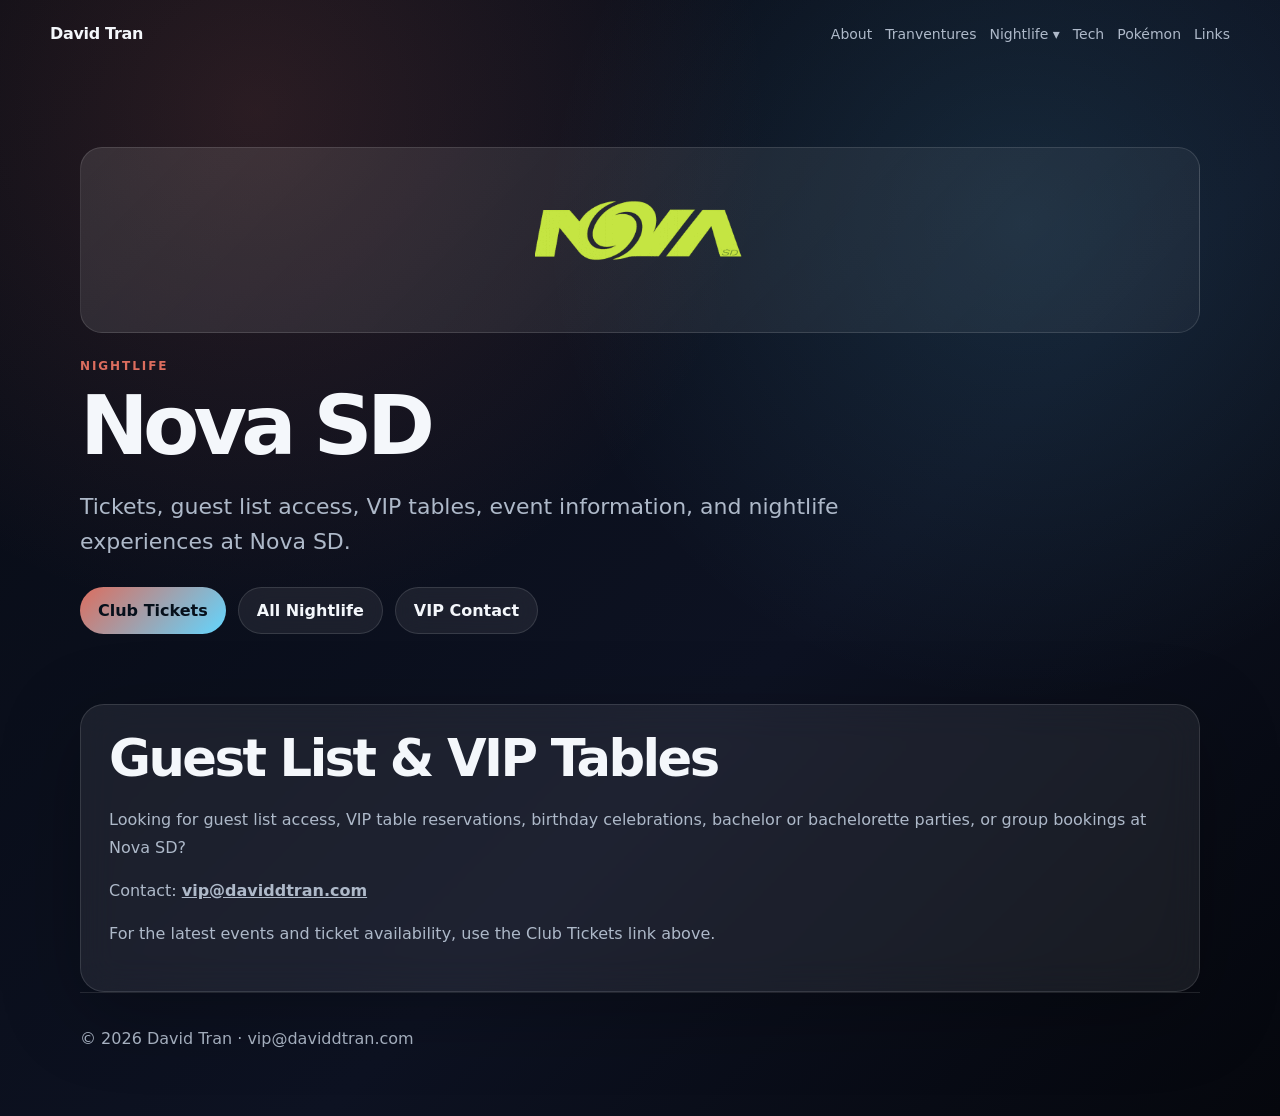
<file: nova-sd.html>
<!doctype html>
<html lang="en">
<head>
  <meta charset="utf-8" />
  <meta name="viewport" content="width=device-width, initial-scale=1" />
  <title>Nova SD | David Tran</title>
  <meta name="description" content="Nova SD tickets, guest list, VIP tables, and event information." />
  <link rel="stylesheet" href="style.css" />
  <link rel="icon" type="image/x-icon" href="favicon.ico">
<link rel="icon" type="image/png" sizes="32x32" href="favicon-32x32.png">
<link rel="icon" type="image/png" sizes="16x16" href="favicon-16x16.png">
<link rel="apple-touch-icon" href="apple-touch-icon.png">
</head>
<body>
  <header class="nav">
    <a class="brand" href="index.html">David Tran</a>
    <nav>

      <a href="about.html">About</a>
      <a href="tranventures.html">Tranventures</a>

      <div class="nav-dropdown">
        <a href="nightlife.html">Nightlife ▾</a>
        <div class="dropdown-menu">
          <a href="nightlife.html">All Nightlife</a>
          <a href="academy-la.html">Academy LA</a>
          <a href="exchange-la.html">Exchange LA</a>
          <a href="time-nightclub.html">Time Nightclub</a>
          <a href="avalon.html">Avalon</a>
          <a href="nova-sd.html">Nova SD</a>
        </div>
      </div>

      <a href="tech.html">Tech</a>
      <a href="pokemon.html">Pokémon</a>
      <a href="links.html">Links</a>

    </nav>
  </header>

  <main>

    <section class="page-hero">
      <div class="logo-panel">
        <img class="venue-img" src="assets/nova-logo.png" alt="Nova SD logo">
      </div>

      <p class="eyebrow">Nightlife</p>

      <h1>Nova SD</h1>

      <p class="lead">
        Tickets, guest list access, VIP tables, event information, and nightlife experiences at Nova SD.
      </p>

      <div class="actions">
        <a class="button primary"
           href="https://www.tixr.com/promoters/dtran"
           target="_blank"
           rel="noopener">
           Club Tickets
        </a>

        <a class="button" href="nightlife.html">
          All Nightlife
        </a>

        <a class="button" href="#vip-contact">
          VIP Contact
        </a>
      </div>
    </section>

    <section id="vip-contact" class="card">
      <h2>Guest List & VIP Tables</h2>

      <p>
        Looking for guest list access, VIP table reservations, birthday celebrations,
        bachelor or bachelorette parties, or group bookings at Nova SD?
      </p>

      <p>
        Contact:
        <strong>
          <a href="mailto:vip@daviddtran.com">
            vip@daviddtran.com
          </a>
        </strong>
      </p>

      <p>
        For the latest events and ticket availability, use the Club Tickets link above.
      </p>
    </section>

  </main>

  <footer>
    <p>
      © <span id="year"></span> David Tran ·
      <a href="mailto:vip@daviddtran.com">vip@daviddtran.com</a>
    </p>
  </footer>

  <script>
    document.getElementById("year").textContent = new Date().getFullYear();
  </script>

</body>
</html>
</file>
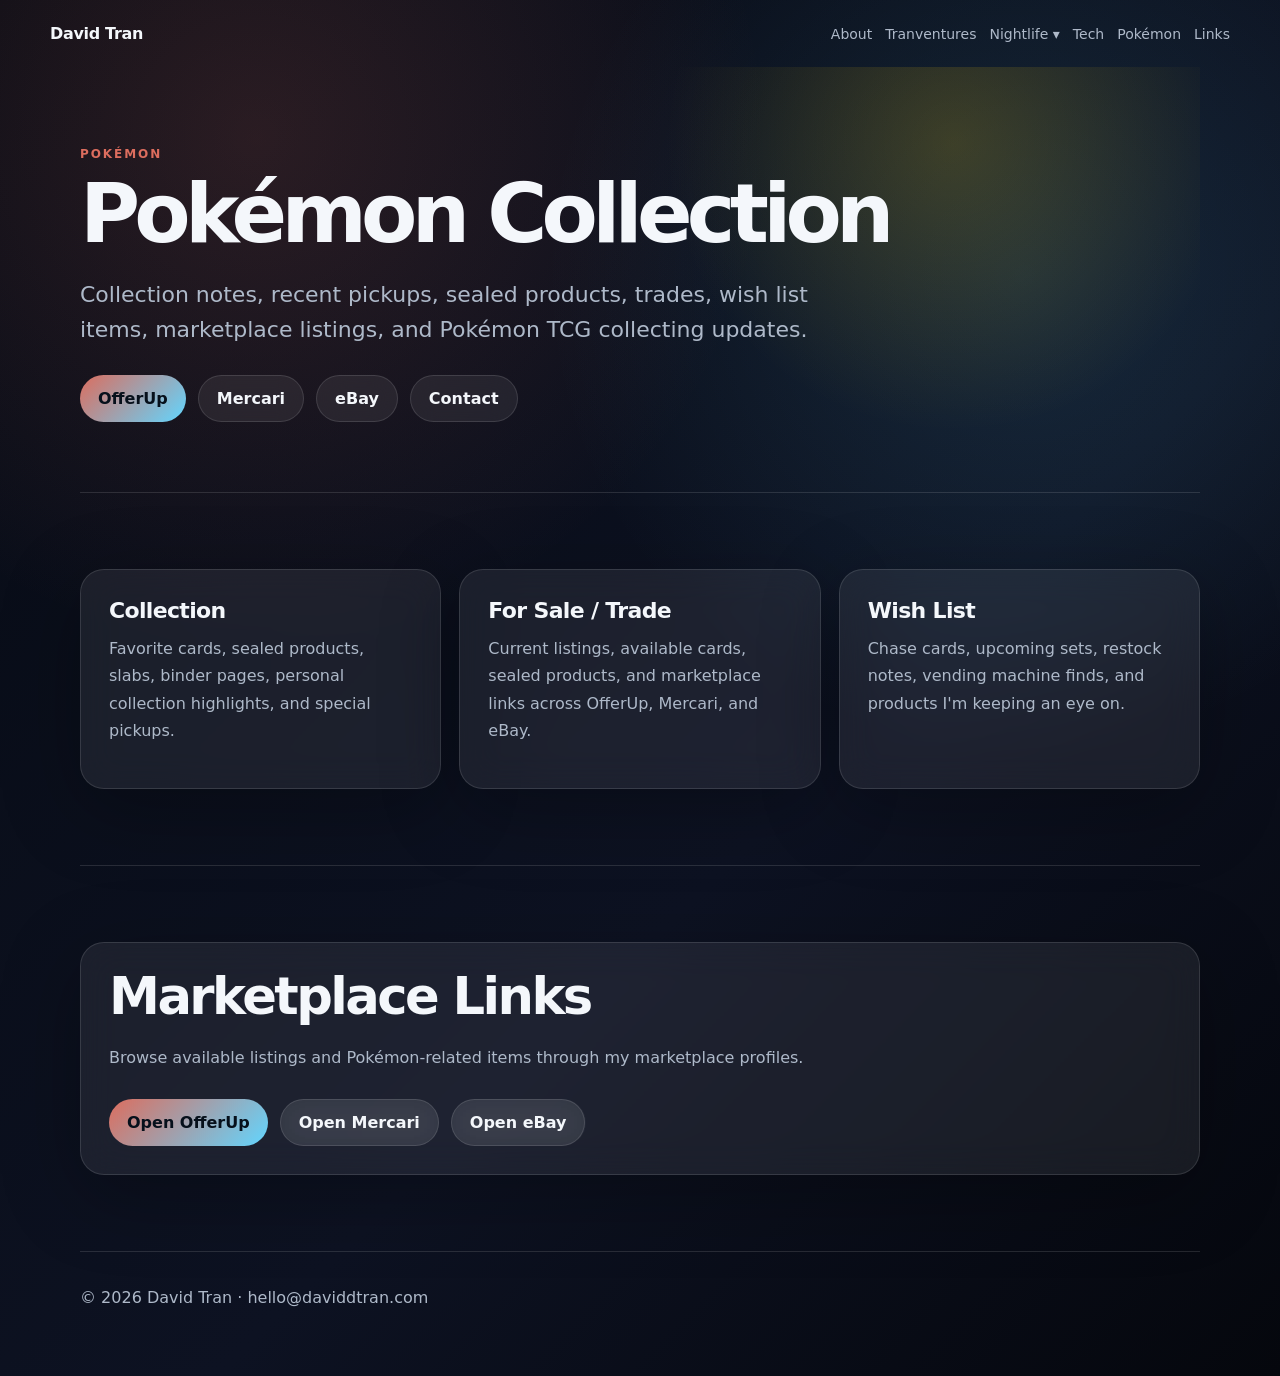
<file: pokemon.html>
<!doctype html>
<html lang="en">
<head>
  <meta charset="utf-8" />
  <meta name="viewport" content="width=device-width, initial-scale=1" />
  <title>Pokémon | David Tran</title>
  <meta name="description" content="Pokémon collection notes, pickups, sealed products, trades, wish list items, and marketplace listings." />
  <link rel="stylesheet" href="style.css" />
  <link rel="icon" type="image/x-icon" href="favicon.ico">
<link rel="icon" type="image/png" sizes="32x32" href="favicon-32x32.png">
<link rel="icon" type="image/png" sizes="16x16" href="favicon-16x16.png">
<link rel="apple-touch-icon" href="apple-touch-icon.png">
</head>
<body>

  <header class="nav">
    <a class="brand" href="index.html">David Tran</a>

    <nav>
      <a href="about.html">About</a>
      <a href="tranventures.html">Tranventures</a>

      <div class="nav-dropdown">
        <a href="nightlife.html">Nightlife ▾</a>
        <div class="dropdown-menu">
          <a href="nightlife.html">All Nightlife</a>
          <a href="academy-la.html">Academy LA</a>
          <a href="exchange-la.html">Exchange LA</a>
          <a href="time-nightclub.html">Time Nightclub</a>
          <a href="avalon.html">Avalon</a>
          <a href="nova-sd.html">Nova SD</a>
        </div>
      </div>

      <a href="tech.html">Tech</a>
      <a href="pokemon.html">Pokémon</a>
      <a href="links.html">Links</a>
    </nav>
  </header>

  <main>

    <section class="page-hero pokemon-hero">
      <p class="eyebrow">Pokémon</p>

      <h1>Pokémon Collection</h1>

      <p class="lead">
        Collection notes, recent pickups, sealed products, trades,
        wish list items, marketplace listings, and Pokémon TCG collecting updates.
      </p>

      <div class="actions">
        <a class="button primary"
           href="https://offerup.com/p/6666890"
           target="_blank"
           rel="noopener">
           OfferUp
        </a>

        <a class="button"
           href="https://www.mercari.com/u/user948293079/"
           target="_blank"
           rel="noopener">
           Mercari
        </a>

        <a class="button"
           href="https://www.ebay.com/usr/ddtl16"
           target="_blank"
           rel="noopener">
           eBay
        </a>

        <a class="button"
           href="mailto:hello@daviddtran.com">
           Contact
        </a>
      </div>
    </section>

    <section class="section">
      <div class="grid three">

        <article class="card">
          <h3>Collection</h3>
          <p>
            Favorite cards, sealed products, slabs, binder pages,
            personal collection highlights, and special pickups.
          </p>
        </article>

        <article class="card">
          <h3>For Sale / Trade</h3>
          <p>
            Current listings, available cards, sealed products,
            and marketplace links across OfferUp, Mercari, and eBay.
          </p>
        </article>

        <article class="card">
          <h3>Wish List</h3>
          <p>
            Chase cards, upcoming sets, restock notes, vending machine finds,
            and products I'm keeping an eye on.
          </p>
        </article>

      </div>
    </section>

    <section class="section">
      <div class="card">
        <h2>Marketplace Links</h2>

        <p>
          Browse available listings and Pokémon-related items through my
          marketplace profiles.
        </p>

        <div class="actions">
          <a class="button primary"
             href="https://offerup.com/p/6666890"
             target="_blank"
             rel="noopener">
             Open OfferUp
          </a>

          <a class="button"
             href="https://www.mercari.com/u/user948293079/"
             target="_blank"
             rel="noopener">
             Open Mercari
          </a>

          <a class="button"
             href="https://www.ebay.com/usr/ddtl16"
             target="_blank"
             rel="noopener">
             Open eBay
          </a>
        </div>
      </div>
    </section>

  </main>

  <footer>
    <p>
      © <span id="year"></span> David Tran ·
      <a href="mailto:hello@daviddtran.com">hello@daviddtran.com</a>
    </p>
  </footer>

  <script>
    document.getElementById("year").textContent =
      new Date().getFullYear();
  </script>

</body>
</html>
</file>
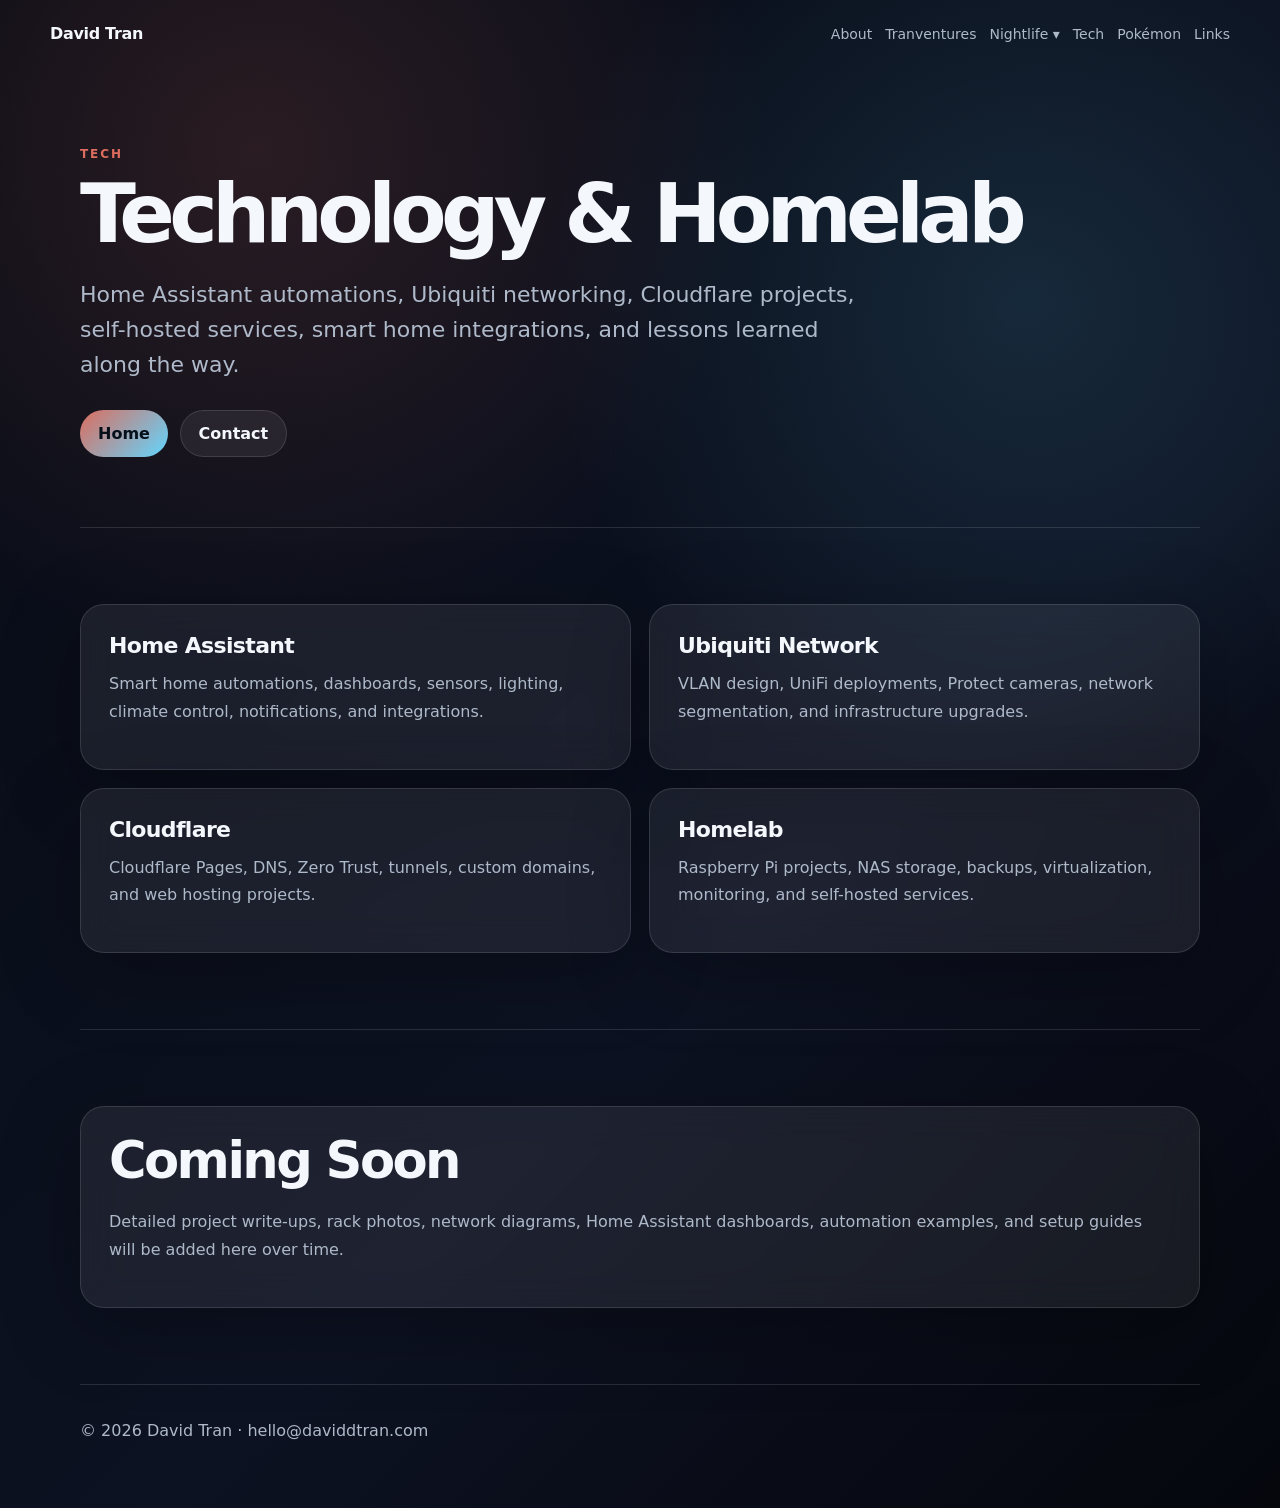
<file: tech.html>
<!doctype html>
<html lang="en">
<head>
  <meta charset="utf-8" />
  <meta name="viewport" content="width=device-width, initial-scale=1" />
  <title>Tech | David Tran</title>
  <meta name="description" content="Home Assistant, Ubiquiti networking, Cloudflare, automation projects, and homelab notes." />
  <link rel="stylesheet" href="style.css" />
  <link rel="icon" type="image/x-icon" href="favicon.ico">
<link rel="icon" type="image/png" sizes="32x32" href="favicon-32x32.png">
<link rel="icon" type="image/png" sizes="16x16" href="favicon-16x16.png">
<link rel="apple-touch-icon" href="apple-touch-icon.png">
</head>
<body>

  <header class="nav">
    <a class="brand" href="index.html">David Tran</a>

    <nav>

      <a href="about.html">About</a>
      <a href="tranventures.html">Tranventures</a>

      <div class="nav-dropdown">
        <a href="nightlife.html">Nightlife ▾</a>
        <div class="dropdown-menu">
          <a href="nightlife.html">All Nightlife</a>
          <a href="academy-la.html">Academy LA</a>
          <a href="exchange-la.html">Exchange LA</a>
          <a href="time-nightclub.html">Time Nightclub</a>
          <a href="avalon.html">Avalon</a>
          <a href="nova-sd.html">Nova SD</a>
        </div>
      </div>

      <a href="tech.html">Tech</a>
      <a href="pokemon.html">Pokémon</a>
      <a href="links.html">Links</a>

    </nav>
  </header>

  <main>

    <section class="page-hero">
      <p class="eyebrow">Tech</p>

      <h1>Technology & Homelab</h1>

      <p class="lead">
        Home Assistant automations, Ubiquiti networking, Cloudflare projects,
        self-hosted services, smart home integrations, and lessons learned
        along the way.
      </p>

      <div class="actions">
        <a class="button primary" href="https://daviddtran.com">
          Home
        </a>

        <a class="button" href="mailto:hello@daviddtran.com">
          Contact
        </a>
      </div>
    </section>

    <section class="section">
      <div class="grid two">

        <article class="card">
          <h3>Home Assistant</h3>
          <p>
            Smart home automations, dashboards, sensors, lighting,
            climate control, notifications, and integrations.
          </p>
        </article>

        <article class="card">
          <h3>Ubiquiti Network</h3>
          <p>
            VLAN design, UniFi deployments, Protect cameras,
            network segmentation, and infrastructure upgrades.
          </p>
        </article>

        <article class="card">
          <h3>Cloudflare</h3>
          <p>
            Cloudflare Pages, DNS, Zero Trust, tunnels,
            custom domains, and web hosting projects.
          </p>
        </article>

        <article class="card">
          <h3>Homelab</h3>
          <p>
            Raspberry Pi projects, NAS storage, backups,
            virtualization, monitoring, and self-hosted services.
          </p>
        </article>

      </div>
    </section>

    <section class="section">
      <div class="card">
        <h2>Coming Soon</h2>

        <p>
          Detailed project write-ups, rack photos, network diagrams,
          Home Assistant dashboards, automation examples, and setup guides
          will be added here over time.
        </p>
      </div>
    </section>

  </main>

  <footer>
    <p>
      © <span id="year"></span> David Tran ·
      <a href="mailto:hello@daviddtran.com">hello@daviddtran.com</a>
    </p>
  </footer>

  <script>
    document.getElementById("year").textContent =
      new Date().getFullYear();
  </script>

</body>
</html>
</file>
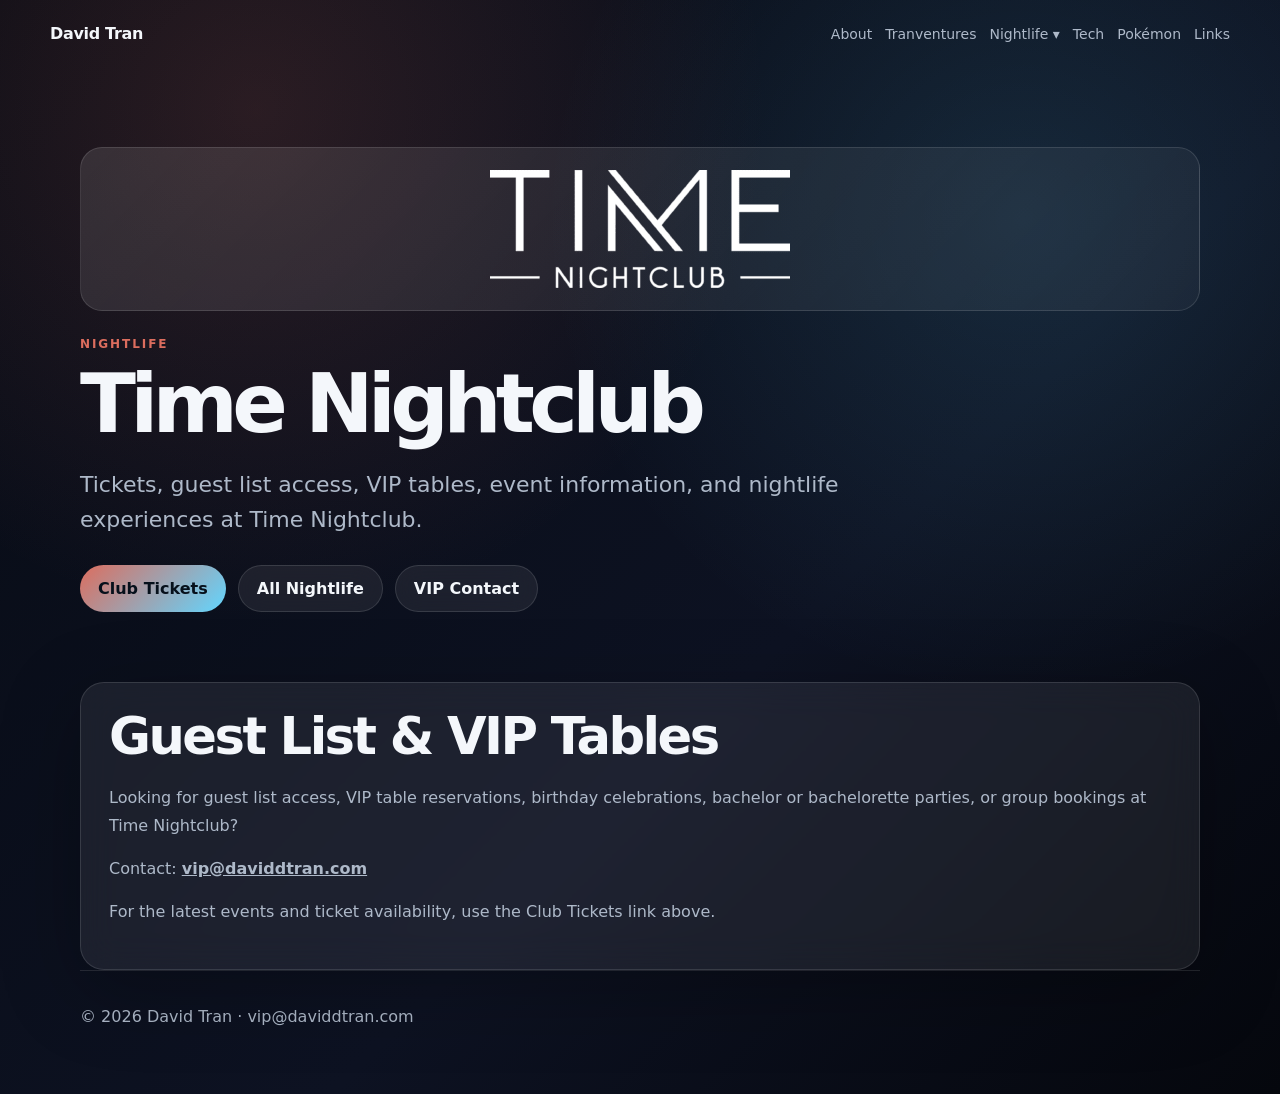
<file: time-nightclub.html>
<!doctype html>
<html lang="en">
<head>
  <meta charset="utf-8" />
  <meta name="viewport" content="width=device-width, initial-scale=1" />
  <title>Time Nightclub | David Tran</title>
  <meta name="description" content="Time Nightclub tickets, guest list, VIP tables, and event information." />
  <link rel="stylesheet" href="style.css" />
  <link rel="icon" type="image/x-icon" href="favicon.ico">
<link rel="icon" type="image/png" sizes="32x32" href="favicon-32x32.png">
<link rel="icon" type="image/png" sizes="16x16" href="favicon-16x16.png">
<link rel="apple-touch-icon" href="apple-touch-icon.png">
</head>
<body>
  <header class="nav">
    <a class="brand" href="index.html">David Tran</a>
    <nav>

      <a href="about.html">About</a>
      <a href="tranventures.html">Tranventures</a>

      <div class="nav-dropdown">
        <a href="nightlife.html">Nightlife ▾</a>
        <div class="dropdown-menu">
          <a href="nightlife.html">All Nightlife</a>
          <a href="academy-la.html">Academy LA</a>
          <a href="exchange-la.html">Exchange LA</a>
          <a href="time-nightclub.html">Time Nightclub</a>
          <a href="avalon.html">Avalon</a>
          <a href="nova-sd.html">Nova SD</a>
        </div>
      </div>

      <a href="tech.html">Tech</a>
      <a href="pokemon.html">Pokémon</a>
      <a href="links.html">Links</a>

    </nav>
  </header>

  <main>

    <section class="page-hero">
      <div class="logo-panel">
        <img class="venue-img" src="assets/time-logo.png" alt="Time Nightclub logo">
      </div>

      <p class="eyebrow">Nightlife</p>

      <h1>Time Nightclub</h1>

      <p class="lead">
        Tickets, guest list access, VIP tables, event information, and nightlife experiences at Time Nightclub.
      </p>

      <div class="actions">
        <a class="button primary"
           href="https://www.tixr.com/promoters/dtran"
           target="_blank"
           rel="noopener">
           Club Tickets
        </a>

        <a class="button" href="nightlife.html">
          All Nightlife
        </a>

        <a class="button" href="#vip-contact">
          VIP Contact
        </a>
      </div>
    </section>

    <section id="vip-contact" class="card">
      <h2>Guest List & VIP Tables</h2>

      <p>
        Looking for guest list access, VIP table reservations, birthday celebrations,
        bachelor or bachelorette parties, or group bookings at Time Nightclub?
      </p>

      <p>
        Contact:
        <strong>
          <a href="mailto:vip@daviddtran.com">
            vip@daviddtran.com
          </a>
        </strong>
      </p>

      <p>
        For the latest events and ticket availability, use the Club Tickets link above.
      </p>
    </section>

  </main>

  <footer>
    <p>
      © <span id="year"></span> David Tran ·
      <a href="mailto:vip@daviddtran.com">vip@daviddtran.com</a>
    </p>
  </footer>

  <script>
    document.getElementById("year").textContent = new Date().getFullYear();
  </script>

</body>
</html>
</file>
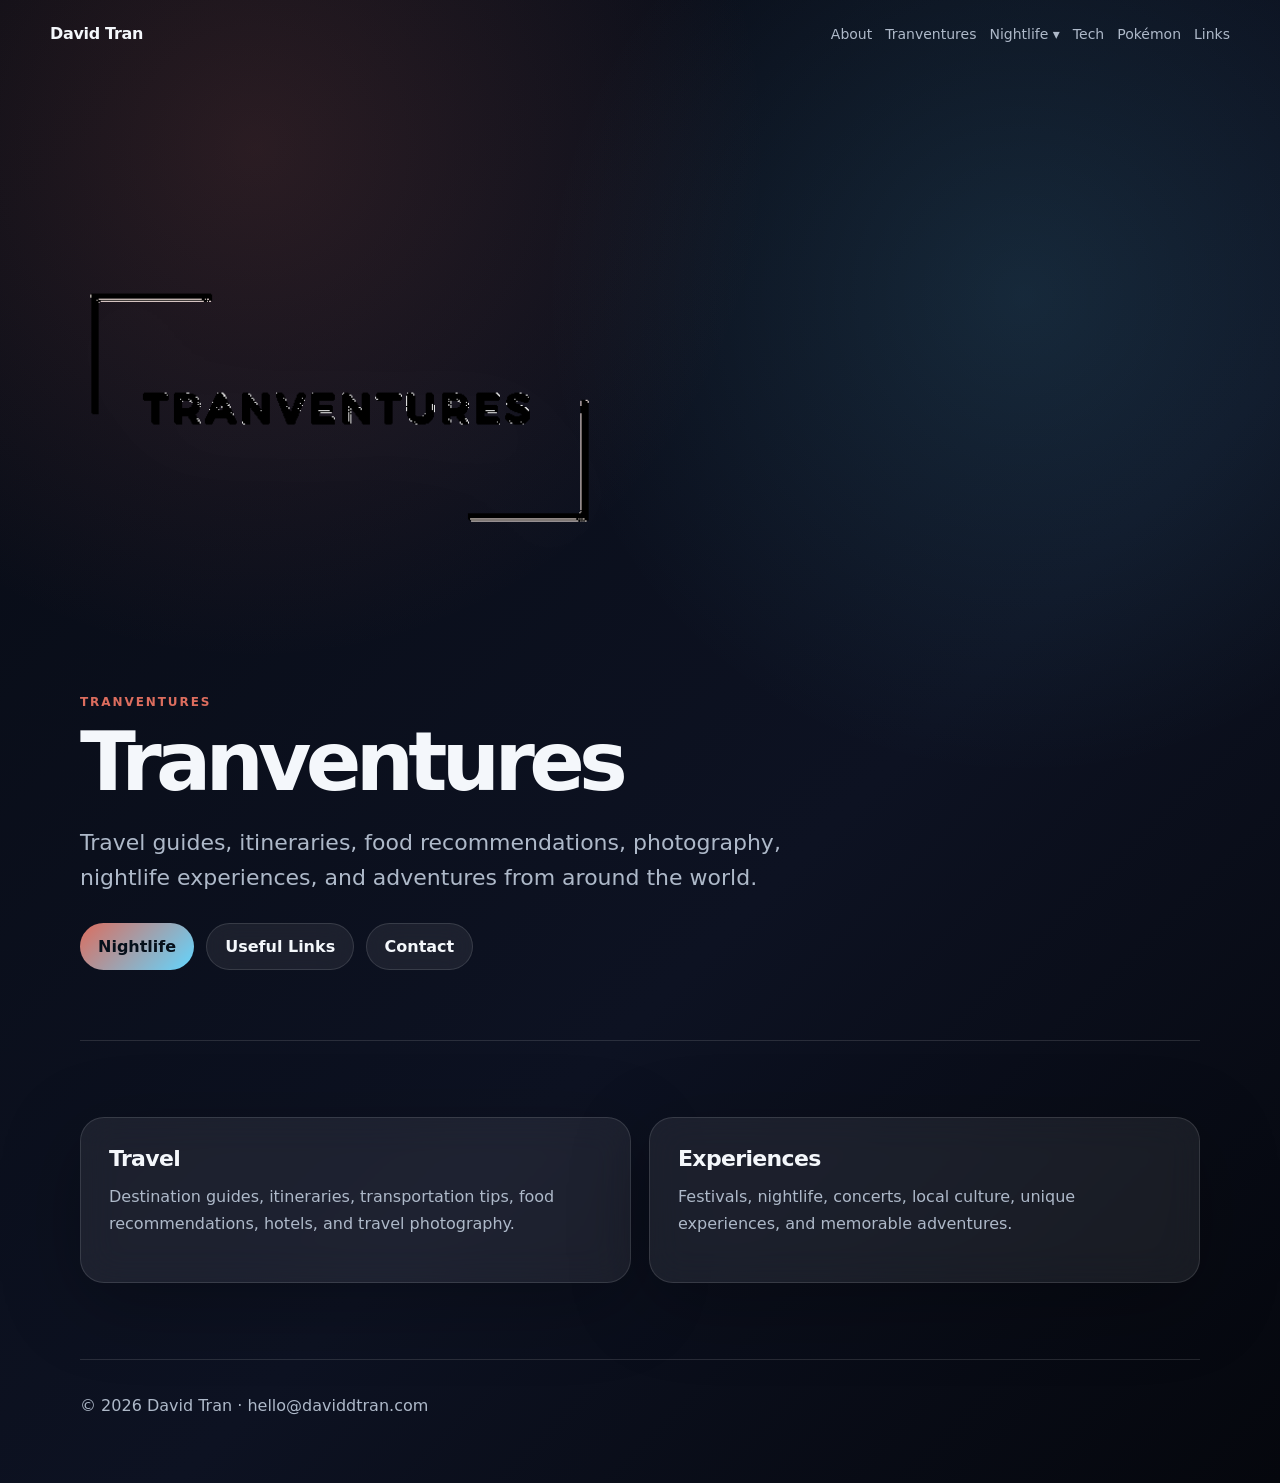
<file: tranventures.html>
<!doctype html>
<html lang="en">
<head>
  <meta charset="utf-8" />
  <meta name="viewport" content="width=device-width, initial-scale=1" />
  <title>Tranventures | David Tran</title>
  <meta name="description" content="Tranventures, travel notes, food recommendations, event memories, photos, and adventures." />
  <link rel="stylesheet" href="style.css" />
  <link rel="icon" type="image/x-icon" href="favicon.ico">
<link rel="icon" type="image/png" sizes="32x32" href="favicon-32x32.png">
<link rel="icon" type="image/png" sizes="16x16" href="favicon-16x16.png">
<link rel="apple-touch-icon" href="apple-touch-icon.png">
</head>
<body>
  <header class="nav">
    <a class="brand" href="index.html">David Tran</a>
    <nav>

      <a href="about.html">About</a>
      <a href="tranventures.html">Tranventures</a>

      <div class="nav-dropdown">
        <a href="nightlife.html">Nightlife ▾</a>
        <div class="dropdown-menu">
          <a href="nightlife.html">All Nightlife</a>
          <a href="academy-la.html">Academy LA</a>
          <a href="exchange-la.html">Exchange LA</a>
          <a href="time-nightclub.html">Time Nightclub</a>
          <a href="avalon.html">Avalon</a>
          <a href="nova-sd.html">Nova SD</a>
        </div>
      </div>

      <a href="tech.html">Tech</a>
      <a href="pokemon.html">Pokémon</a>
      <a href="links.html">Links</a>

    </nav>
  </header>

  <main>

    <section class="page-hero tranventures-hero">
      <img class="tranventures-logo"
           src="assets/tranventures-logo-black.png"
           alt="Tranventures logo">

      <p class="eyebrow">Tranventures</p>

      <h1>Tranventures</h1>

      <p class="lead">
        Travel guides, itineraries, food recommendations, photography,
        nightlife experiences, and adventures from around the world.
      </p>

      <div class="actions">
        <a class="button primary" href="nightlife.html">
          Nightlife
        </a>

        <a class="button" href="links.html">
          Useful Links
        </a>

        <a class="button" href="mailto:hello@daviddtran.com">
          Contact
        </a>
      </div>
    </section>

    <section class="section">
      <div class="grid two">

        <article class="card">
          <h3>Travel</h3>
          <p>
            Destination guides, itineraries, transportation tips,
            food recommendations, hotels, and travel photography.
          </p>
        </article>

        <article class="card">
          <h3>Experiences</h3>
          <p>
            Festivals, nightlife, concerts, local culture,
            unique experiences, and memorable adventures.
          </p>
        </article>

      </div>
    </section>

  </main>

  <footer>
    <p>
      © <span id="year"></span> David Tran ·
      <a href="mailto:hello@daviddtran.com">hello@daviddtran.com</a>
    </p>
  </footer>

  <script>
    document.getElementById("year").textContent =
      new Date().getFullYear();
  </script>

</body>
</html>
</file>
<file: style.css>
:root {
  --bg: #070b14;
  --panel: rgba(255,255,255,.07);
  --panel-strong: rgba(255,255,255,.11);
  --text: #f4f7fb;
  --muted: #aeb9c9;
  --line: rgba(255,255,255,.12);
  --accent: #dc6d5e;
  --accent2: #62d6ff;
  --radius: 24px;
}

* { box-sizing: border-box; }
html { scroll-behavior: smooth; }

body {
  margin: 0;
  font-family: Inter, ui-sans-serif, system-ui, -apple-system, BlinkMacSystemFont, "Segoe UI", sans-serif;
  color: var(--text);
  background:
    radial-gradient(circle at 20% 10%, rgba(220,109,94,.16), transparent 32rem),
    radial-gradient(circle at 80% 20%, rgba(98,216,255,.12), transparent 30rem),
    linear-gradient(135deg, #070b14 0%, #0d1222 60%, #05070d 100%);
  min-height: 100vh;
}

a { color: inherit; }

.nav {
  width: min(1180px, calc(100% - 32px));
  margin: 0 auto;
  padding: 24px 0;
  display: flex;
  align-items: center;
  justify-content: space-between;
  gap: 24px;
  position: relative;
  z-index: 10;
}

.brand {
  text-decoration: none;
  font-weight: 900;
  letter-spacing: -.02em;
  white-space: nowrap;
}

.nav nav {
  display: flex;
  gap: 13px;
  color: var(--muted);
  font-size: 14px;
  flex-wrap: wrap;
  justify-content: flex-end;
  align-items: center;
}

.nav nav a {
  text-decoration: none;
}

.nav nav a:hover {
  color: var(--text);
}

.nav-dropdown {
  position: relative;
  display: inline-flex;
  align-items: center;
}

.dropdown-menu {
  display: none;
  position: absolute;
  top: 100%;
  left: -14px;
  min-width: 190px;
  padding: 10px;
  border: 1px solid var(--line);
  border-radius: 18px;
  background: rgba(7, 11, 20, .96);
  box-shadow: 0 20px 60px rgba(0,0,0,.34);
  backdrop-filter: blur(18px);
}

.dropdown-menu a {
  display: block;
  padding: 10px 12px;
  border-radius: 12px;
  color: var(--muted);
}

.dropdown-menu a:hover {
  background: rgba(255,255,255,.08);
  color: var(--text);
}

.nav-dropdown:hover .dropdown-menu,
.nav-dropdown:focus-within .dropdown-menu {
  display: block;
}

main {
  width: min(1120px, calc(100% - 32px));
  margin: 0 auto;
}

.hero {
  min-height: 72vh;
  display: grid;
  grid-template-columns: 1.2fr .8fr;
  gap: 28px;
  align-items: center;
  padding: 48px 0 80px;
}

.page-hero {
  padding: 80px 0 70px;
}

.about-hero {
  padding: 80px 0 70px;
  display: grid;
  grid-template-columns: 1fr .72fr;
  gap: 32px;
  align-items: center;
}

.portrait-card {
  border: 1px solid var(--line);
  background: var(--panel);
  border-radius: 28px;
  padding: 12px;
  box-shadow: 0 20px 80px rgba(0,0,0,.28);
}

.portrait-card img {
  width: 100%;
  display: block;
  border-radius: 22px;
}

.tranventures-logo {
  width: min(520px, 90vw);
  margin-bottom: 28px;
  display: block;
  filter: drop-shadow(0 18px 45px rgba(255,255,255,.08));
}

.eyebrow {
  margin: 0 0 14px;
  text-transform: uppercase;
  letter-spacing: .16em;
  color: var(--accent);
  font-size: 12px;
  font-weight: 800;
}

h1, h2, h3, p { margin-top: 0; }

h1 {
  font-size: clamp(44px, 7vw, 82px);
  line-height: .95;
  letter-spacing: -.07em;
  margin-bottom: 24px;
}

h2 {
  font-size: clamp(30px, 4vw, 52px);
  line-height: 1;
  letter-spacing: -.05em;
  margin-bottom: 22px;
}

h3 {
  font-size: 22px;
  letter-spacing: -.03em;
  margin-bottom: 12px;
}

.lead {
  color: var(--muted);
  font-size: clamp(18px, 2vw, 22px);
  line-height: 1.6;
  max-width: 780px;
}

.actions {
  display: flex;
  flex-wrap: wrap;
  gap: 12px;
  margin-top: 28px;
}

.button {
  display: inline-flex;
  align-items: center;
  justify-content: center;
  border: 1px solid var(--line);
  background: var(--panel);
  color: var(--text);
  text-decoration: none;
  padding: 13px 18px;
  border-radius: 999px;
  font-weight: 700;
  backdrop-filter: blur(14px);
}

.button.primary {
  background: linear-gradient(135deg, var(--accent), var(--accent2));
  color: #06101b;
  border: none;
}

.inline-link {
  color: var(--accent2);
  font-weight: 800;
  text-decoration: none;
}

.hero-card, .card, .empty-card, .ticket-panel {
  position: relative;
  overflow: hidden;
  border: 1px solid var(--line);
  background: var(--panel);
  border-radius: var(--radius);
  box-shadow: 0 20px 80px rgba(0,0,0,.28);
  backdrop-filter: blur(18px);
}

.hero-card, .card, .empty-card, .ticket-panel {
  padding: 28px;
}

.hero-card h2 {
  font-size: 28px;
  margin-bottom: 18px;
}

.hero-card ul {
  list-style: none;
  padding: 0;
  margin: 0;
  color: var(--muted);
}

.hero-card li {
  padding: 12px 0;
  border-bottom: 1px solid var(--line);
}

.hero-card li:last-child {
  border-bottom: none;
}

.hero-card li a {
  text-decoration: none;
}

.hero-card li a:hover {
  color: var(--accent2);
}

.glow {
  position: absolute;
  width: 220px;
  height: 220px;
  background: radial-gradient(circle, rgba(220,109,94,.22), transparent 70%);
  right: -80px;
  top: -80px;
  pointer-events: none;
}

.section {
  padding: 76px 0;
  border-top: 1px solid var(--line);
}

.grid {
  display: grid;
  grid-template-columns: repeat(2, 1fr);
  gap: 18px;
}

.grid.two { grid-template-columns: repeat(2, 1fr); }
.grid.three { grid-template-columns: repeat(3, 1fr); }
.grid.four { grid-template-columns: repeat(4, 1fr); }

.link-card {
  text-decoration: none;
  transition: transform .18s ease, background .18s ease, border-color .18s ease;
}

.link-card:hover {
  transform: translateY(-4px);
  background: var(--panel-strong);
  border-color: rgba(98,216,255,.35);
}

.card p, .empty-card p, .ticket-panel p, footer p {
  color: var(--muted);
  line-height: 1.7;
}

.logo-panel {
  min-height: 150px;
  border-radius: 22px;
  display: grid;
  place-items: center;
  margin-bottom: 26px;
  padding: 22px;
  border: 1px solid var(--line);
  background: linear-gradient(135deg, rgba(255,255,255,.11), rgba(255,255,255,.04));
}

.logo-panel.small {
  min-height: 118px;
  margin-bottom: 20px;
}

.venue-img {
  max-width: min(330px, 75vw);
  max-height: 140px;
  object-fit: contain;
  display: block;
}

.logo-panel.small .venue-img {
  max-width: 220px;
  max-height: 88px;
}

.club-logo-row {
  display: flex;
  gap: 16px;
  flex-wrap: wrap;
  align-items: center;
  margin-bottom: 22px;
}

.club-mini-logo {
  width: 120px;
  height: 58px;
  object-fit: contain;
  padding: 10px;
  border-radius: 14px;
  border: 1px solid var(--line);
  background: rgba(255,255,255,.06);
}

.brand-logo-panel {
  height: 98px;
  border-radius: 18px;
  display: grid;
  place-items: center;
  margin-bottom: 20px;
  border: 1px solid var(--line);
  background: rgba(255,255,255,.94);
  padding: 14px;
}

.brand-logo-panel img {
  max-width: 100%;
  max-height: 72px;
  object-fit: contain;
}

.referral-card .brand-logo-panel,
.marketplace-card .brand-logo-panel {
  background: rgba(255,255,255,.96);
}

.pokemon-hero {
  background: radial-gradient(circle at 78% 18%, rgba(255,203,5,.18), transparent 18rem);
}

footer {
  width: min(1120px, calc(100% - 32px));
  margin: 0 auto;
  padding: 32px 0 48px;
  border-top: 1px solid var(--line);
}

footer a {
  color: var(--muted);
  text-decoration: none;
}

footer a:hover {
  color: var(--text);
}

@media (max-width: 900px) {
  .nav {
    align-items: flex-start;
    flex-direction: column;
  }

  .nav nav {
    justify-content: flex-start;
  }

  .dropdown-menu {
    position: static;
    width: 100%;
    margin-top: 8px;
  }

  .hero,
  .about-hero {
    grid-template-columns: 1fr;
    min-height: auto;
    padding-top: 32px;
  }

  .grid,
  .grid.two,
  .grid.three,
  .grid.four {
    grid-template-columns: 1fr;
  }

  h1 {
    letter-spacing: -.05em;
  }

  .club-mini-logo {
    width: 100%;
    height: 72px;
  }
}
</file>
